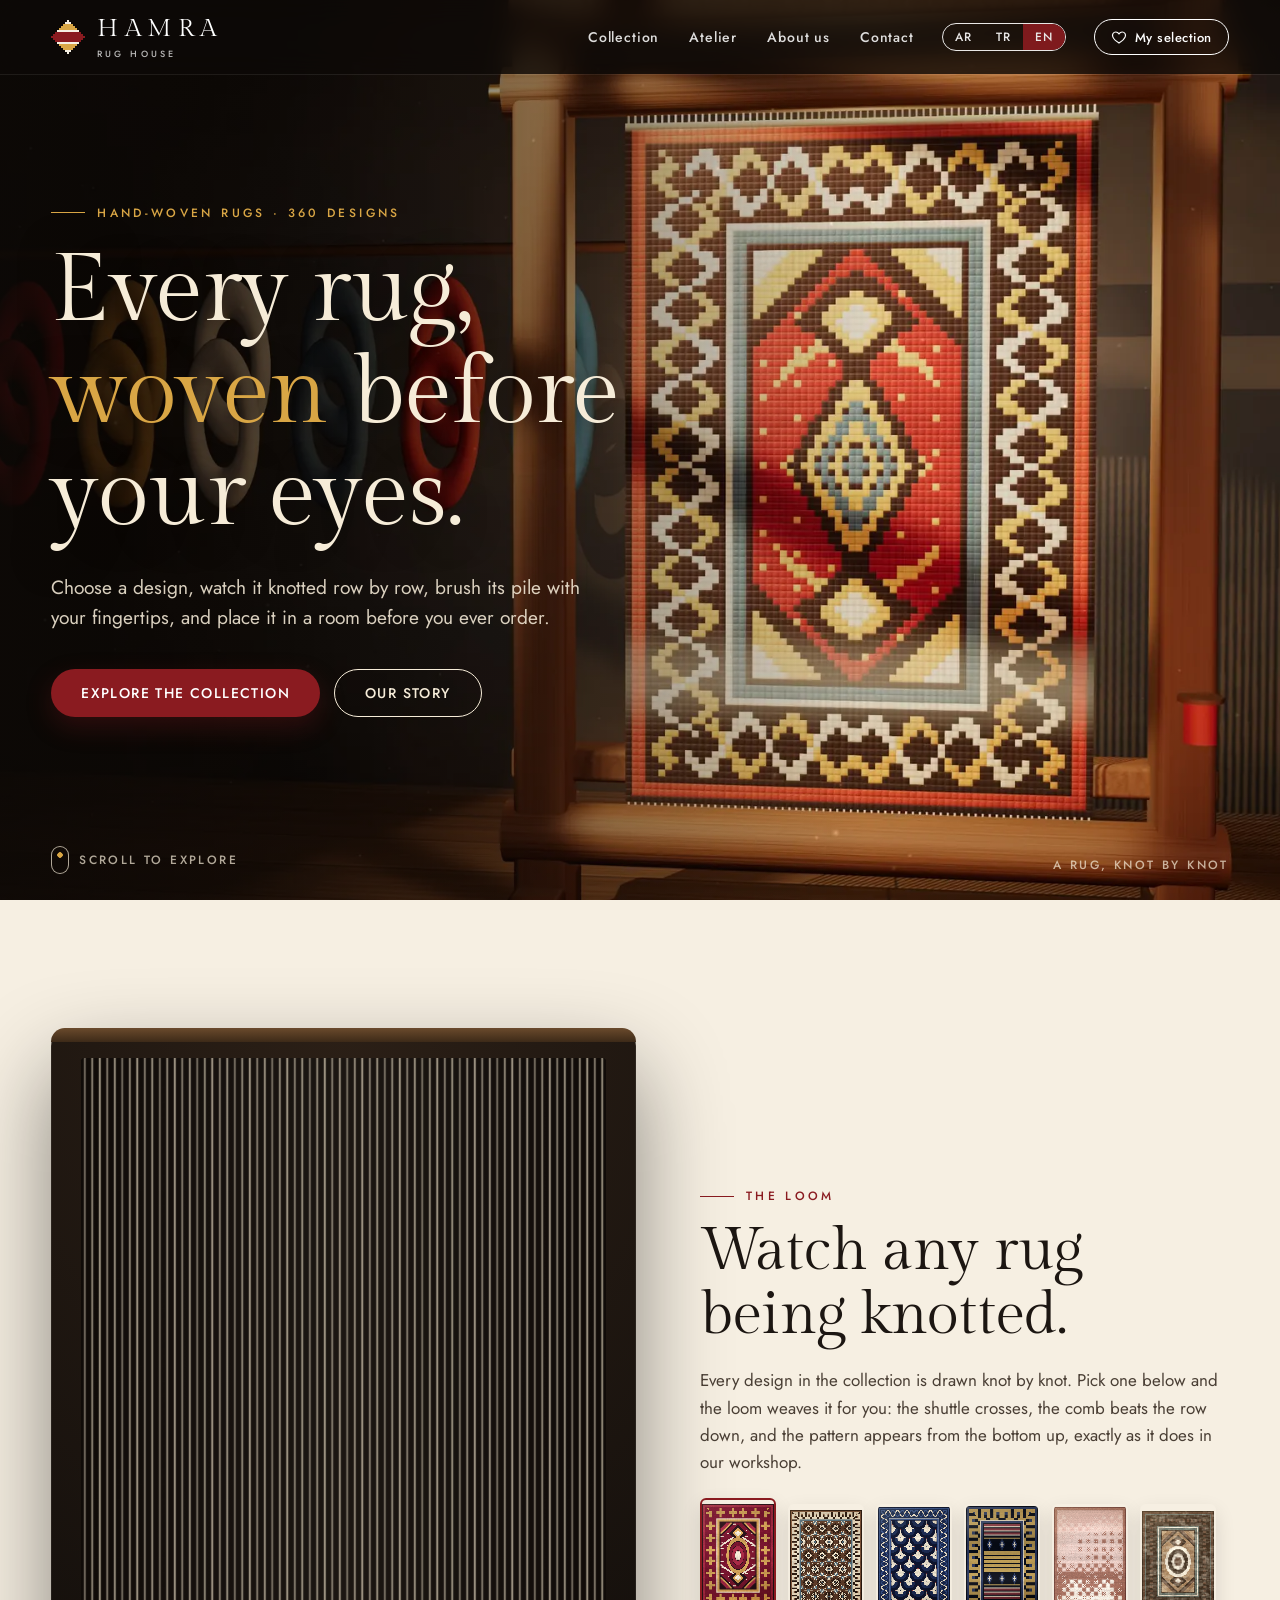
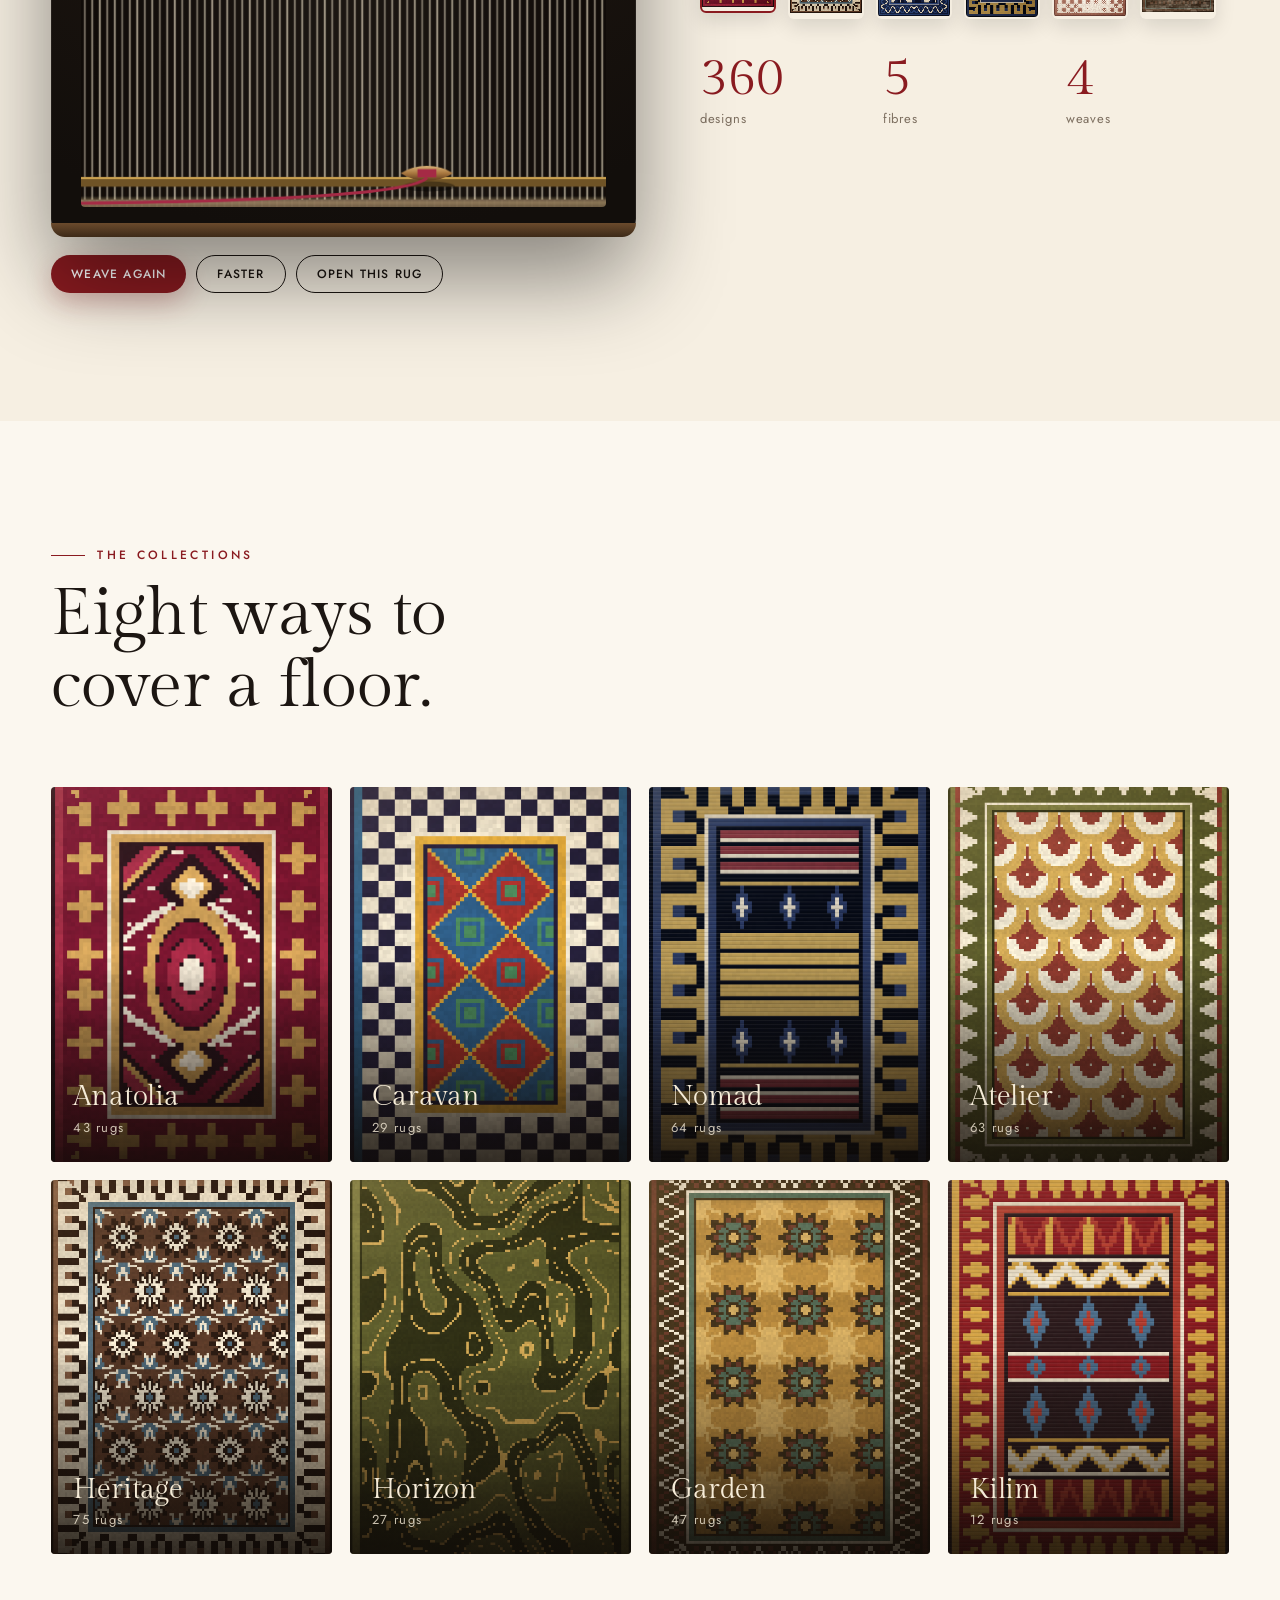
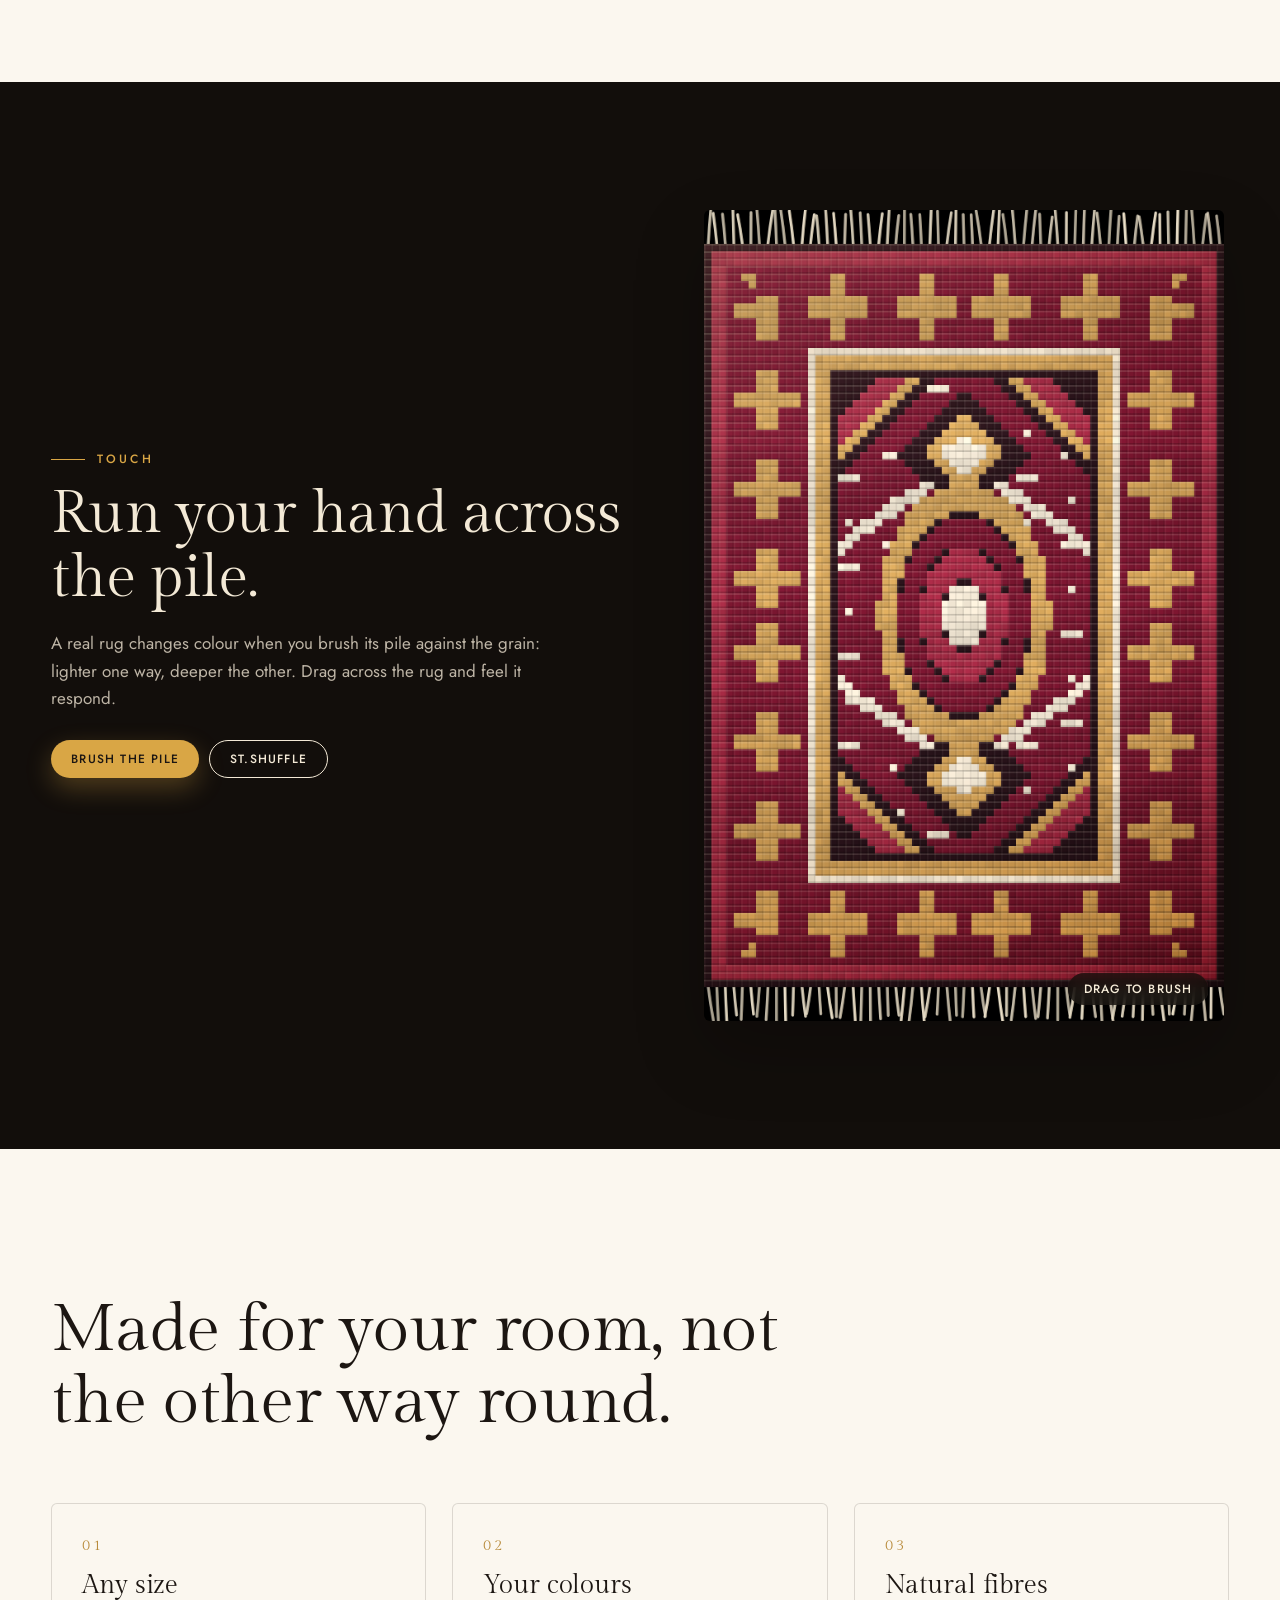
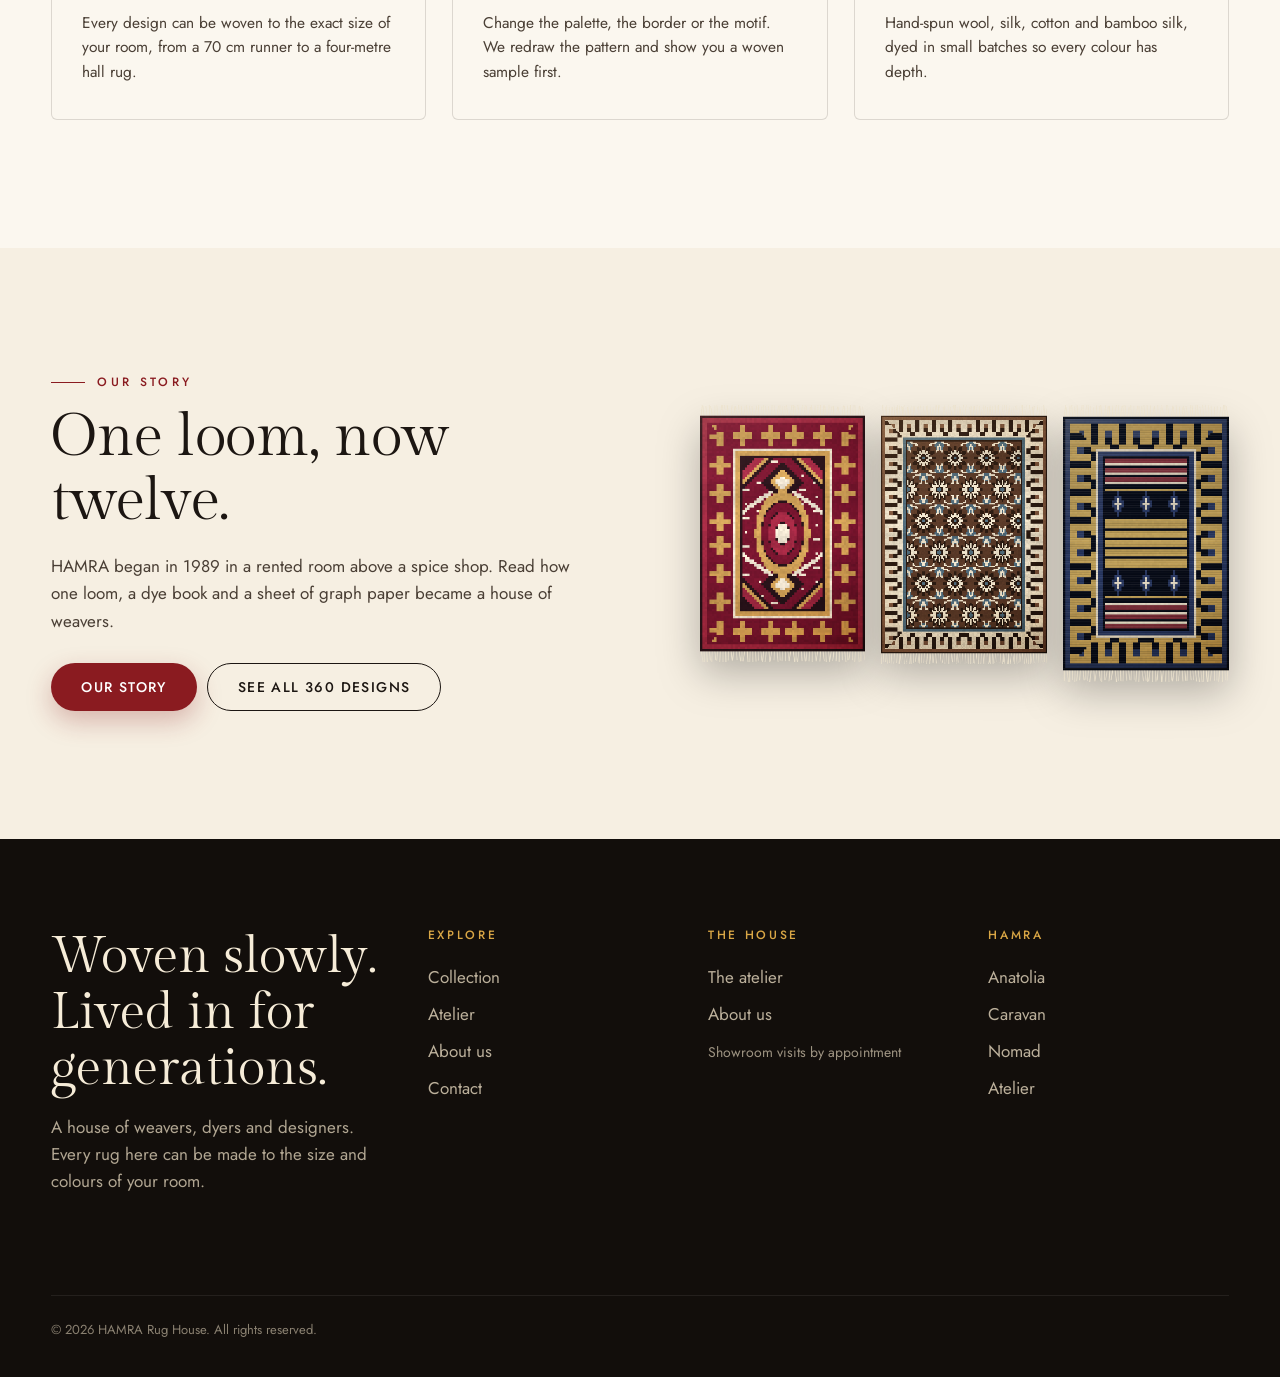
<file: index.html>
<!doctype html>
<html lang="en" dir="ltr" data-title="brand.sub">
<head>
<meta charset="utf-8"><meta name="viewport" content="width=device-width, initial-scale=1, viewport-fit=cover">
<title>HAMRA · Rug House</title>
<meta name="description" content="HAMRA is a rug house: 360 hand-woven designs in wool, silk and cotton, woven to your size and colours. Watch any rug being knotted, brush its pile, place it in a room.">
<meta name="robots" content="noindex,nofollow"><meta name="theme-color" content="#120e0b"><meta name="color-scheme" content="only light"><meta name="supported-color-schemes" content="light"><meta name="darkreader-lock">
<meta property="og:title" content="HAMRA · Rug House"><meta property="og:description" content="360 hand-woven rug designs. Watch any rug being knotted, brush its pile, see it in a room."><meta property="og:type" content="website"><meta property="og:image" content="https://housinasaad-creator.github.io/hamra-rugs/assets/og.jpg">
<link rel="icon" href="assets/favicon.png"><link rel="apple-touch-icon" href="assets/favicon.png">
<link rel="preconnect" href="https://fonts.googleapis.com"><link rel="preconnect" href="https://fonts.gstatic.com" crossorigin>
<link href="https://fonts.googleapis.com/css2?family=Gilda+Display&family=Jost:wght@300;400;500;600&family=Reem+Kufi:wght@400;500;600&family=Tajawal:wght@300;400;500;700&display=swap" rel="stylesheet">
<link rel="stylesheet" href="css/site.css">
<script type="importmap">{"imports":{"three":"./js/vendor/three.module.min.js"}}</script>
<link rel="preload" as="image" href="assets/hero/poster.webp" media="(min-width: 761px)"><link rel="preload" as="image" href="assets/hero/poster-m.webp" media="(max-width: 760px)">
</head>
<body>
<section class="hero" id="hero">
  <div class="hero-bg" id="heroBg"><video id="heroVideo" muted loop playsinline preload="none" aria-hidden="true"></video></div>
  <div class="hero-poster hero-bg" id="heroPoster"></div>
  <div class="wrap hero-in">
    <div class="k" data-i18n="hero.k"></div>
    <h1 data-i18n="hero.h1"></h1>
    <p class="lead" data-i18n="hero.lead"></p>
    <div class="acts"><a class="btn" id="cta1" href="collection.html" data-i18n="cta.explore"></a><a class="btn line" id="cta2" href="about.html" data-i18n="cta.story"></a></div>
  </div>
  <div class="hero-meta"><span class="hint" data-i18n="hero.hint"></span><span data-i18n="hero.loom"></span></div>
</section>

<section class="sec sand" id="weave">
  <div class="wrap weave-grid">
    <div class="loomwrap" data-rv>
      <div class="loomframe"><div id="loomHost"></div></div>
      <div class="loom-ui"><button type="button" class="btn sm" id="wPlay" data-i18n="w.play"></button><button type="button" class="btn line sm" id="wFast" data-i18n="w.fast"></button><a class="btn line sm" id="wOpen" href="collection.html" data-i18n="w.open"></a></div>
    </div>
    <div class="weave-copy" data-rv>
      <span class="k" data-i18n="w.k"></span><h2 data-i18n="w.h" style="font-size:clamp(34px,4.6vw,66px);margin-top:18px"></h2><p data-i18n="w.p" style="margin-top:20px;color:var(--ink2)"></p>
      <div class="picks" id="picks"></div>
      <div class="stats"><div><b>360</b><span data-i18n="w.s1"></span></div><div><b>5</b><span data-i18n="w.s2"></span></div><div><b>4</b><span data-i18n="w.s3"></span></div></div>
    </div>
  </div>
</section>

<section class="sec">
  <div class="wrap">
    <div class="sh" data-rv><span class="k" data-i18n="c.k"></span><h2 data-i18n="c.h"></h2></div>
    <div class="cols" id="cols"></div>
  </div>
</section>

<section class="sec dark" id="touch">
  <div class="wrap weave-grid">
    <div data-rv><span class="k" data-i18n="b.k"></span><h2 data-i18n="b.h" style="font-size:clamp(34px,4.6vw,66px);margin-top:18px"></h2><p data-i18n="b.p" style="margin-top:20px;color:rgba(243,233,214,.76);max-width:50ch"></p><div class="loom-ui" style="margin-top:28px"><button type="button" class="btn gold sm" id="tBrush"></button><button type="button" class="btn line sm" id="tNext"></button></div></div>
    <div data-rv><div class="brush-wrap" id="tWrap" style="max-width:520px;margin-inline:auto"><canvas id="tRug"></canvas><div class="brush-tip" id="tTip" data-i18n="b.tip"></div></div></div>
  </div>
</section>

<section class="sec">
  <div class="wrap">
    <div class="sh" data-rv><h2 data-i18n="f.h"></h2></div>
    <div class="feat" data-rv><div><i>01</i><h3 data-i18n="f1.h"></h3><p data-i18n="f1.p"></p></div><div><i>02</i><h3 data-i18n="f2.h"></h3><p data-i18n="f2.p"></p></div><div><i>03</i><h3 data-i18n="f3.h"></h3><p data-i18n="f3.p"></p></div></div>
  </div>
</section>

<section class="sec sand">
  <div class="wrap weave-grid">
    <div data-rv><span class="k" data-i18n="s.k"></span><h2 data-i18n="s.h" style="font-size:clamp(34px,4.6vw,66px);margin-top:18px"></h2><p data-i18n="s.p" style="margin-top:20px;color:var(--ink2);max-width:52ch"></p><div class="loom-ui" style="margin-top:28px"><a class="btn" href="about.html" data-i18n="cta.story"></a><a class="btn line" href="collection.html" data-i18n="cta.all"></a></div></div>
    <div data-rv><div id="mini" style="display:grid;grid-template-columns:repeat(3,1fr);gap:16px"></div></div>
  </div>
</section>

<script type="module" src="js/home.js"></script>
</body>
</html>
</file>
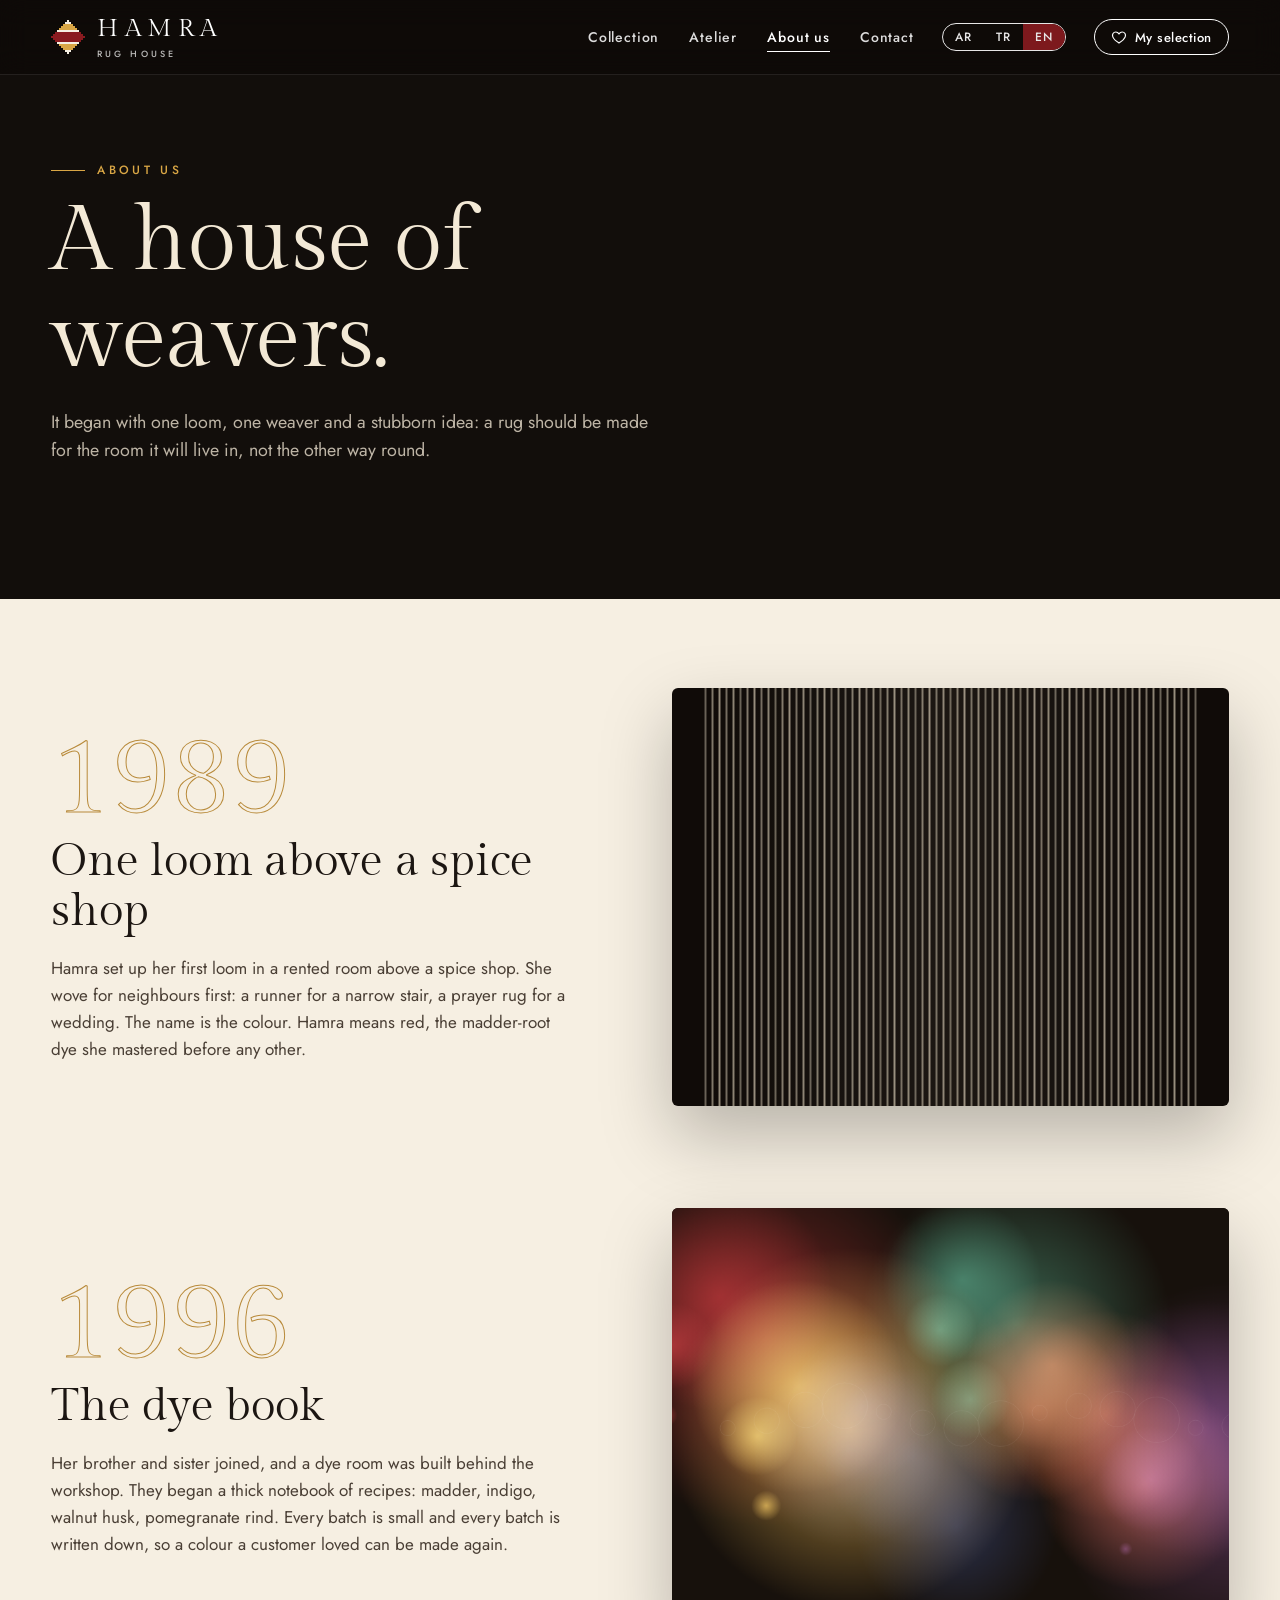
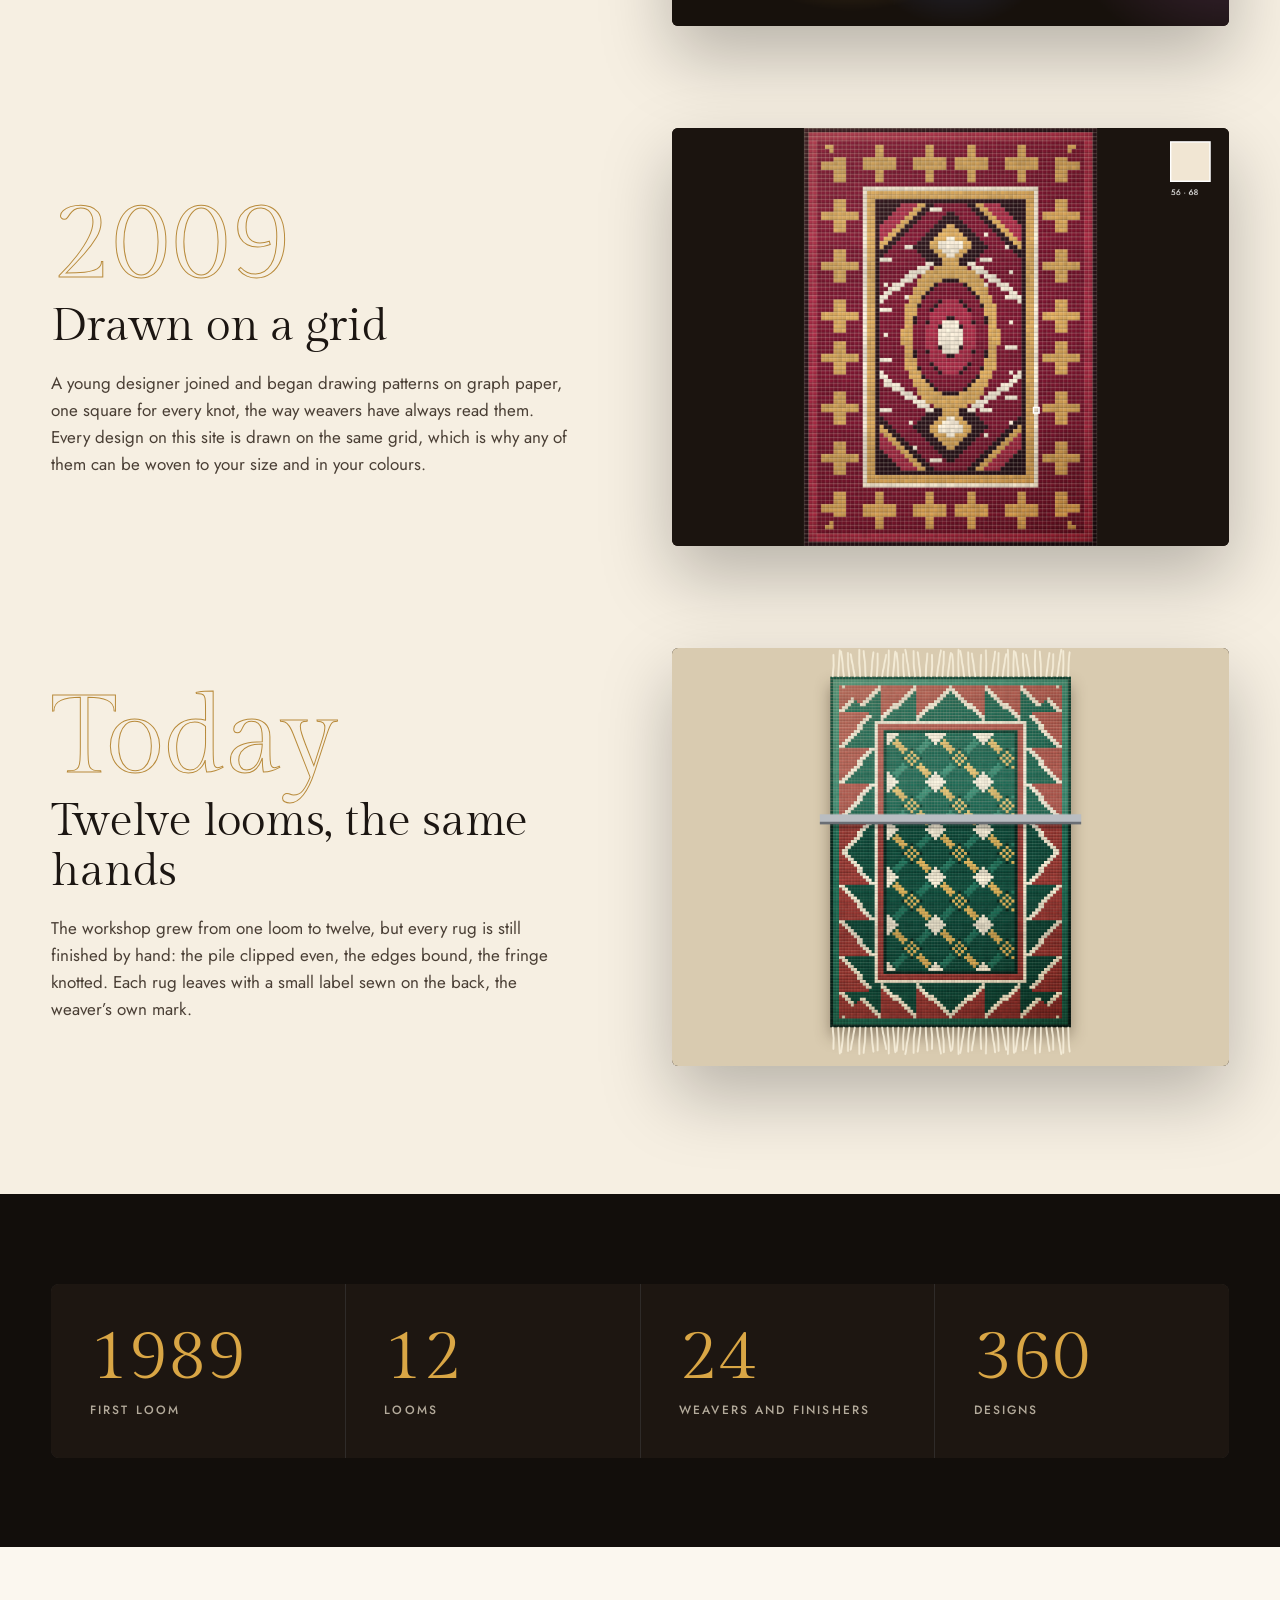
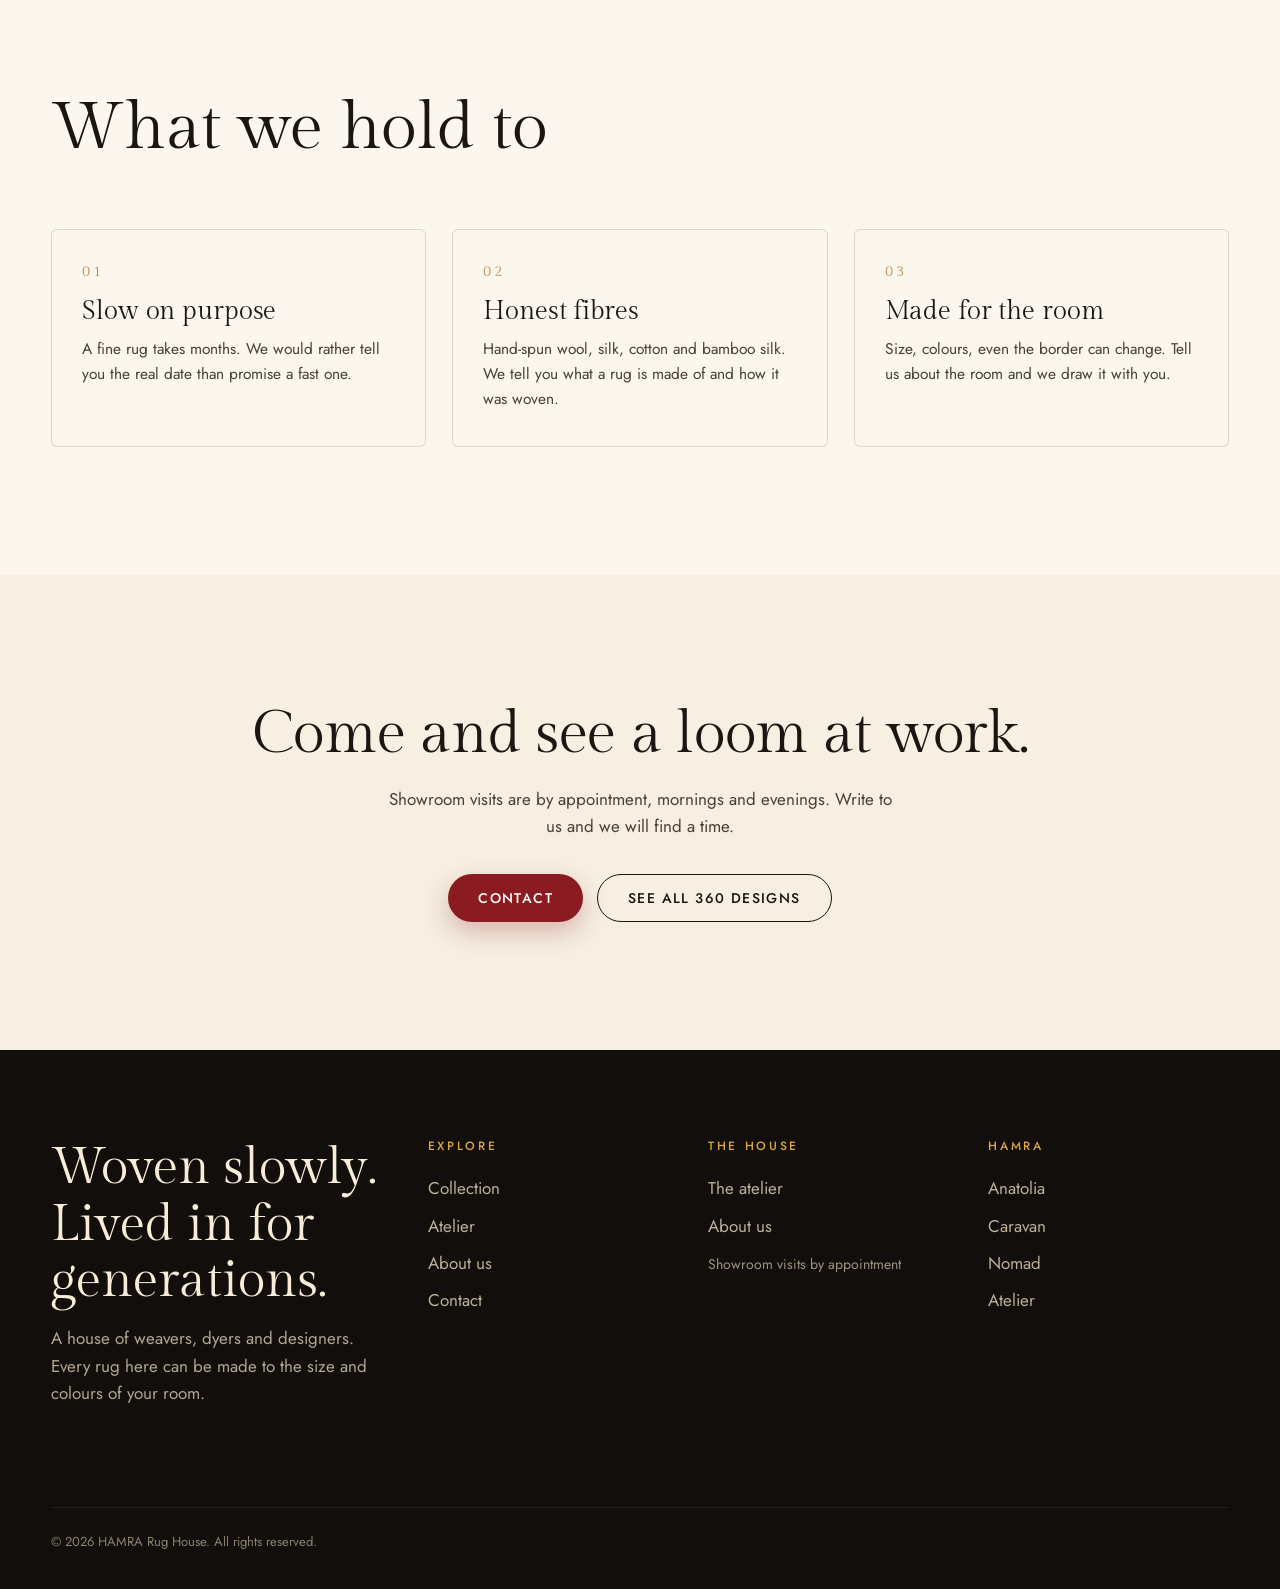
<file: about.html>
<!doctype html>
<html lang="en" dir="ltr" data-title="nav.about">
<head>
<meta charset="utf-8"><meta name="viewport" content="width=device-width, initial-scale=1, viewport-fit=cover">
<title>HAMRA · Rug House</title>
<meta name="description" content="HAMRA is a rug house: 360 hand-woven designs in wool, silk and cotton, woven to your size and colours. Watch any rug being knotted, brush its pile, place it in a room.">
<meta name="robots" content="noindex,nofollow"><meta name="theme-color" content="#120e0b"><meta name="color-scheme" content="only light"><meta name="supported-color-schemes" content="light"><meta name="darkreader-lock">
<meta property="og:title" content="HAMRA · Rug House"><meta property="og:description" content="360 hand-woven rug designs. Watch any rug being knotted, brush its pile, see it in a room."><meta property="og:type" content="website"><meta property="og:image" content="https://housinasaad-creator.github.io/hamra-rugs/assets/og.jpg">
<link rel="icon" href="assets/favicon.png"><link rel="apple-touch-icon" href="assets/favicon.png">
<link rel="preconnect" href="https://fonts.googleapis.com"><link rel="preconnect" href="https://fonts.gstatic.com" crossorigin>
<link href="https://fonts.googleapis.com/css2?family=Gilda+Display&family=Jost:wght@300;400;500;600&family=Reem+Kufi:wght@400;500;600&family=Tajawal:wght@300;400;500;700&display=swap" rel="stylesheet">
<link rel="stylesheet" href="css/site.css">

</head>
<body class="about">
<section class="sec dark" style="padding-top:calc(var(--hdr) + 90px);padding-bottom:70px"><div class="wrap"><div class="sh"><span class="k" data-i18n="ab.k"></span><h1 data-i18n="ab.h" style="font-size:clamp(46px,7vw,110px);margin-top:18px"></h1><p data-i18n="ab.lead" style="max-width:56ch"></p></div></div></section>
<section class="sec sand" style="padding-top:clamp(50px,7vw,100px)"><div class="wrap"><div class="steps"><article class="stp" data-rv><div class="txt"><div class="no" data-i18n="ab.c1.y"></div><h3 data-i18n="ab.c1.h"></h3><p data-i18n="ab.c1.p"></p></div><div class="vis" id="v1"></div></article><article class="stp" data-rv><div class="txt"><div class="no" data-i18n="ab.c2.y"></div><h3 data-i18n="ab.c2.h"></h3><p data-i18n="ab.c2.p"></p></div><div class="vis" id="v2"></div></article><article class="stp" data-rv><div class="txt"><div class="no" data-i18n="ab.c3.y"></div><h3 data-i18n="ab.c3.h"></h3><p data-i18n="ab.c3.p"></p></div><div class="vis" id="v3"></div></article><article class="stp" data-rv><div class="txt"><div class="no" data-i18n="ab.c4.y"></div><h3 data-i18n="ab.c4.h"></h3><p data-i18n="ab.c4.p"></p></div><div class="vis" id="v4"></div></article></div></div></section>
<section class="sec dark" style="padding:clamp(50px,7vw,90px) 0"><div class="wrap"><div class="nums" data-rv><div><b>1989</b><span data-i18n="ab.n1"></span></div><div><b>12</b><span data-i18n="ab.n2"></span></div><div><b>24</b><span data-i18n="ab.n3"></span></div><div><b>360</b><span data-i18n="ab.n4"></span></div></div></div></section>
<section class="sec"><div class="wrap"><div class="sh" data-rv><h2 data-i18n="ab.v.h"></h2></div><div class="feat" data-rv><div><i>01</i><h3 data-i18n="ab.v1.h"></h3><p data-i18n="ab.v1.p"></p></div><div><i>02</i><h3 data-i18n="ab.v2.h"></h3><p data-i18n="ab.v2.p"></p></div><div><i>03</i><h3 data-i18n="ab.v3.h"></h3><p data-i18n="ab.v3.p"></p></div></div></div></section>
<section class="sec sand" style="text-align:center"><div class="wrap" data-rv><h2 data-i18n="ab.cta.h" style="font-size:clamp(34px,4.6vw,66px);text-wrap:balance"></h2><p data-i18n="ab.cta.p" style="margin:20px auto 0;color:var(--ink2);max-width:52ch"></p><div style="display:flex;gap:14px;justify-content:center;flex-wrap:wrap;margin-top:34px"><a class="btn" href="contact.html" data-i18n="nav.contact"></a><a class="btn line" href="collection.html" data-i18n="cta.all"></a></div></div></section>
<script type="module" src="js/about.js"></script>
</body>
</html>
</file>
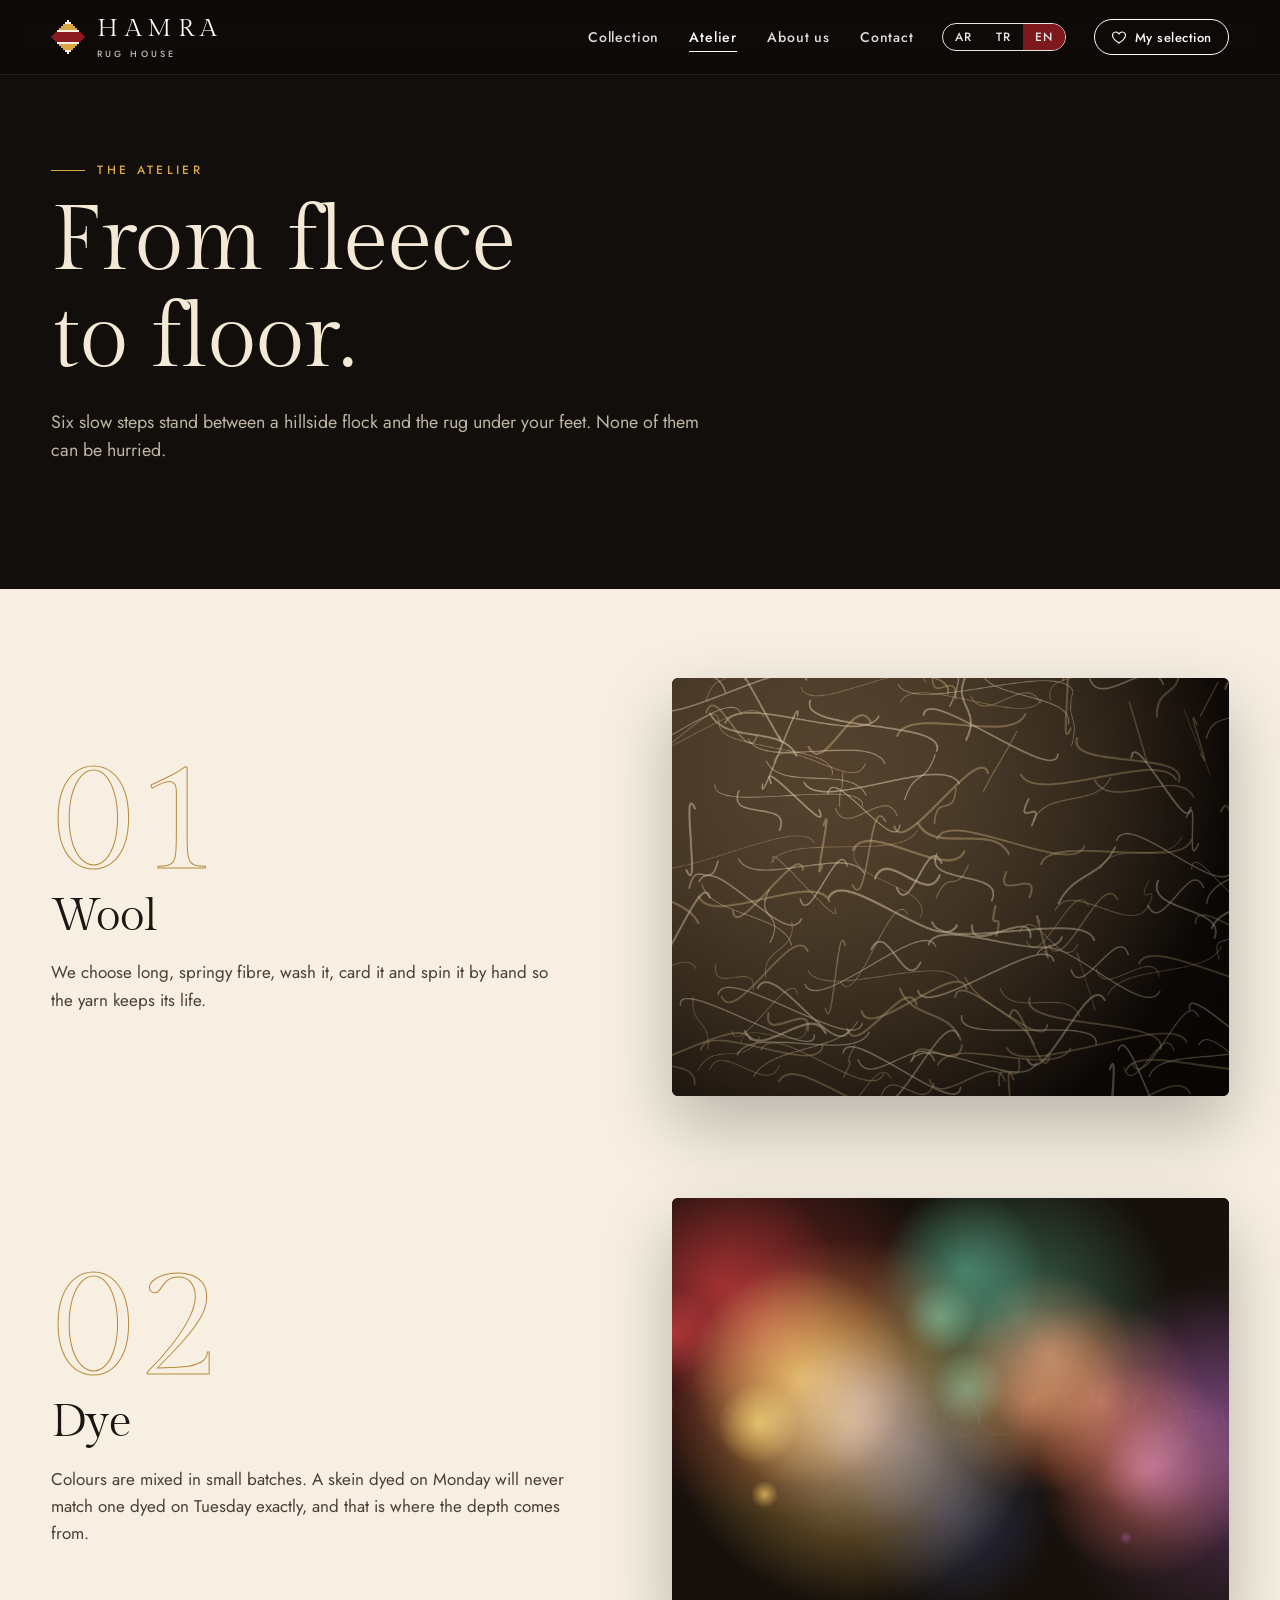
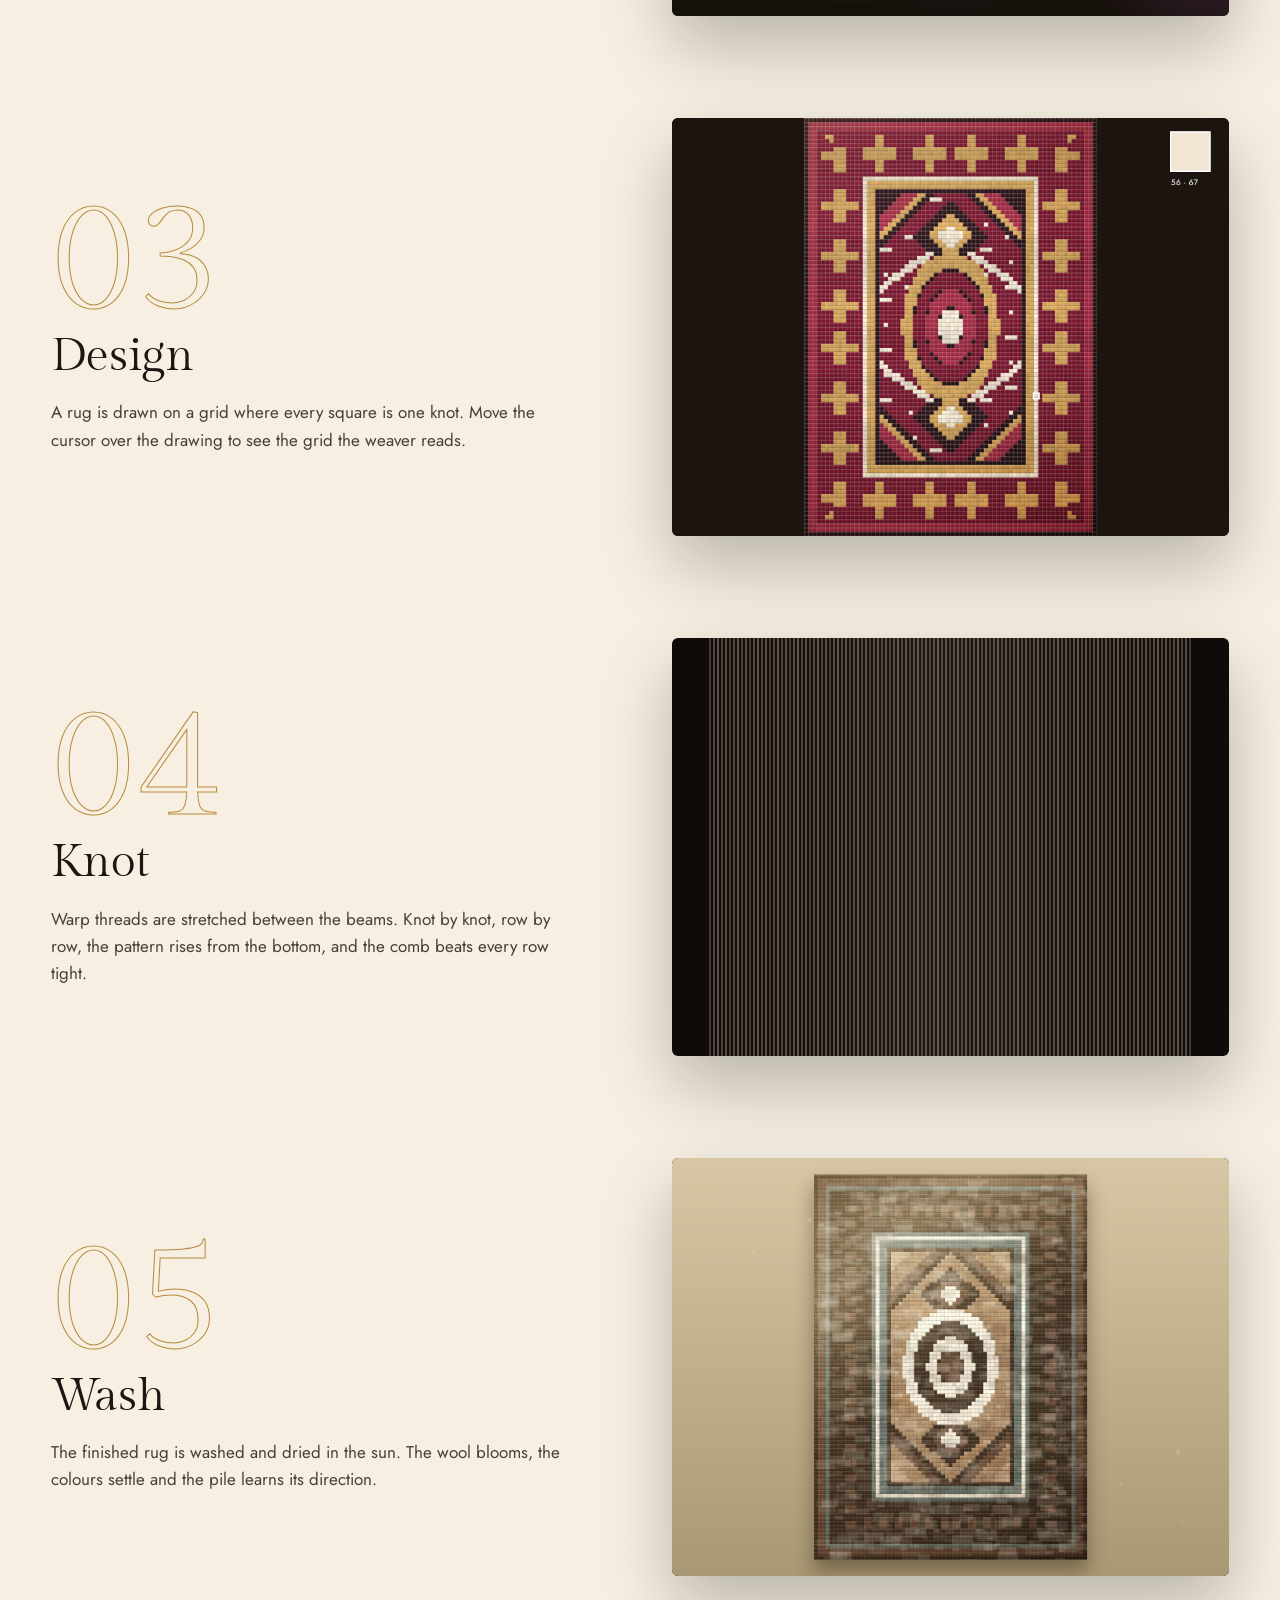
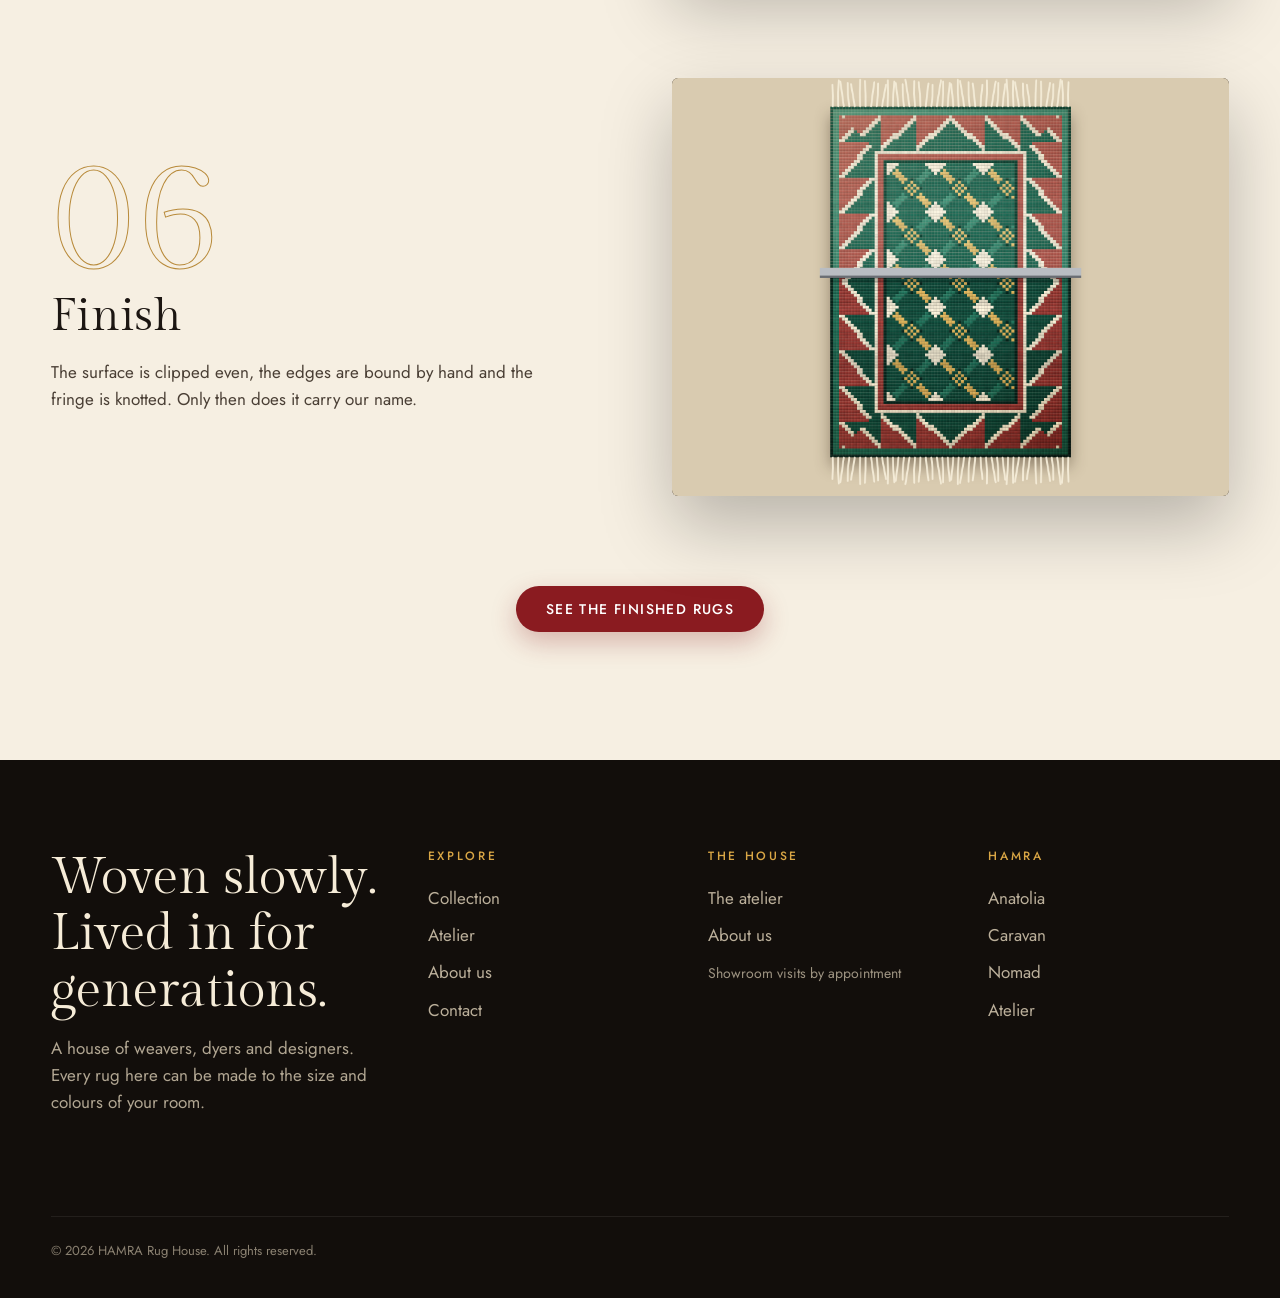
<file: atelier.html>
<!doctype html>
<html lang="en" dir="ltr" data-title="nav.atelier">
<head>
<meta charset="utf-8"><meta name="viewport" content="width=device-width, initial-scale=1, viewport-fit=cover">
<title>HAMRA · Rug House</title>
<meta name="description" content="HAMRA is a rug house: 360 hand-woven designs in wool, silk and cotton, woven to your size and colours. Watch any rug being knotted, brush its pile, place it in a room.">
<meta name="robots" content="noindex,nofollow"><meta name="theme-color" content="#120e0b"><meta name="color-scheme" content="only light"><meta name="supported-color-schemes" content="light"><meta name="darkreader-lock">
<meta property="og:title" content="HAMRA · Rug House"><meta property="og:description" content="360 hand-woven rug designs. Watch any rug being knotted, brush its pile, see it in a room."><meta property="og:type" content="website"><meta property="og:image" content="https://housinasaad-creator.github.io/hamra-rugs/assets/og.jpg">
<link rel="icon" href="assets/favicon.png"><link rel="apple-touch-icon" href="assets/favicon.png">
<link rel="preconnect" href="https://fonts.googleapis.com"><link rel="preconnect" href="https://fonts.gstatic.com" crossorigin>
<link href="https://fonts.googleapis.com/css2?family=Gilda+Display&family=Jost:wght@300;400;500;600&family=Reem+Kufi:wght@400;500;600&family=Tajawal:wght@300;400;500;700&display=swap" rel="stylesheet">
<link rel="stylesheet" href="css/site.css">

</head>
<body>
<section class="sec dark" style="padding-top:calc(var(--hdr) + 90px);padding-bottom:60px"><div class="wrap"><div class="sh"><span class="k" data-i18n="a.k"></span><h2 data-i18n="a.h" style="font-size:clamp(46px,7vw,110px)"></h2><p data-i18n="a.p"></p></div></div></section>
<section class="sec sand" style="padding-top:clamp(50px,7vw,100px)"><div class="wrap"><div class="steps"><article class="stp" data-rv><div class="txt"><div class="no">01</div><h3 data-i18n="a1.h"></h3><p data-i18n="a1.p"></p></div><div class="vis" id="v1"></div></article><article class="stp" data-rv><div class="txt"><div class="no">02</div><h3 data-i18n="a2.h"></h3><p data-i18n="a2.p"></p></div><div class="vis" id="v2"></div></article><article class="stp" data-rv><div class="txt"><div class="no">03</div><h3 data-i18n="a3.h"></h3><p data-i18n="a3.p"></p></div><div class="vis" id="v3"></div></article><article class="stp" data-rv><div class="txt"><div class="no">04</div><h3 data-i18n="a4.h"></h3><p data-i18n="a4.p"></p></div><div class="vis" id="v4"></div></article><article class="stp" data-rv><div class="txt"><div class="no">05</div><h3 data-i18n="a5.h"></h3><p data-i18n="a5.p"></p></div><div class="vis" id="v5"></div></article><article class="stp" data-rv><div class="txt"><div class="no">06</div><h3 data-i18n="a6.h"></h3><p data-i18n="a6.p"></p></div><div class="vis" id="v6"></div></article></div>
<div style="display:flex;justify-content:center;margin-top:90px"><a class="btn" href="collection.html" data-i18n="a.cta"></a></div></div></section>
<script type="module" src="js/atelier.js"></script>
</body>
</html>
</file>
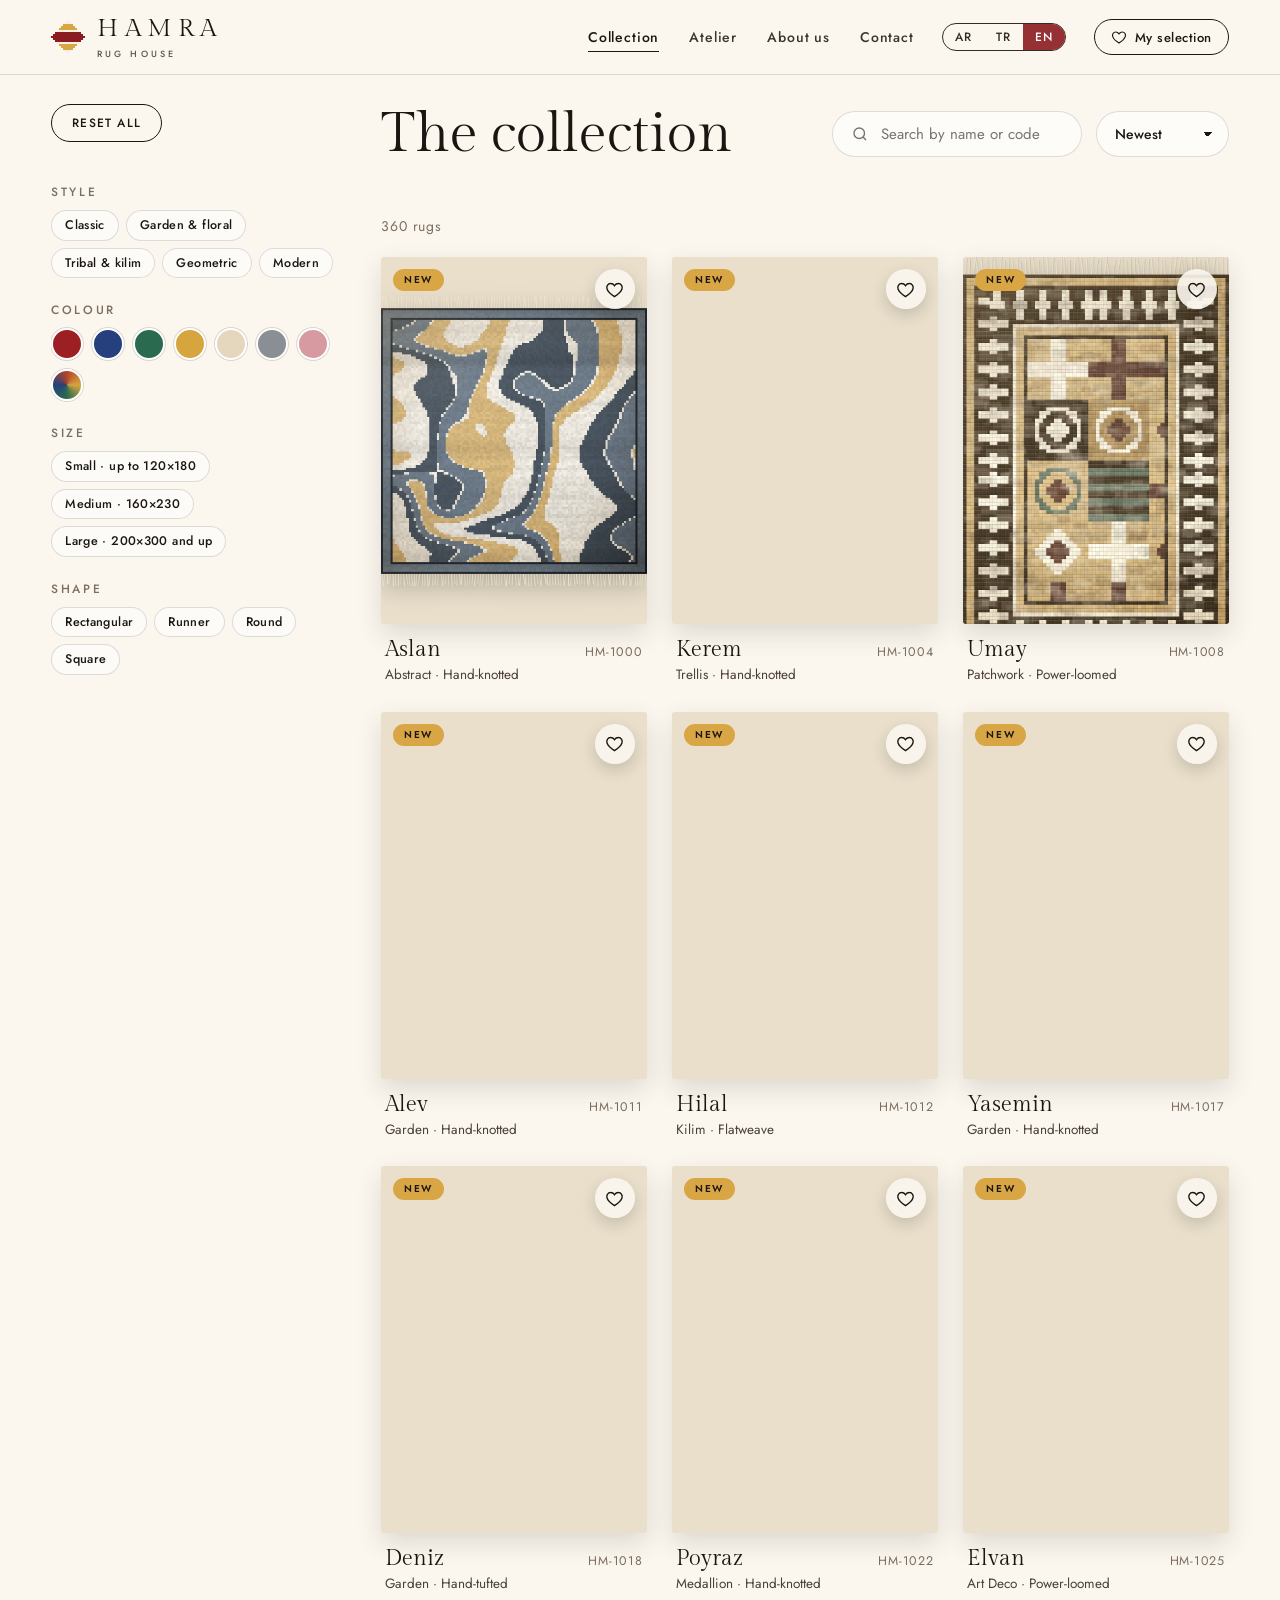
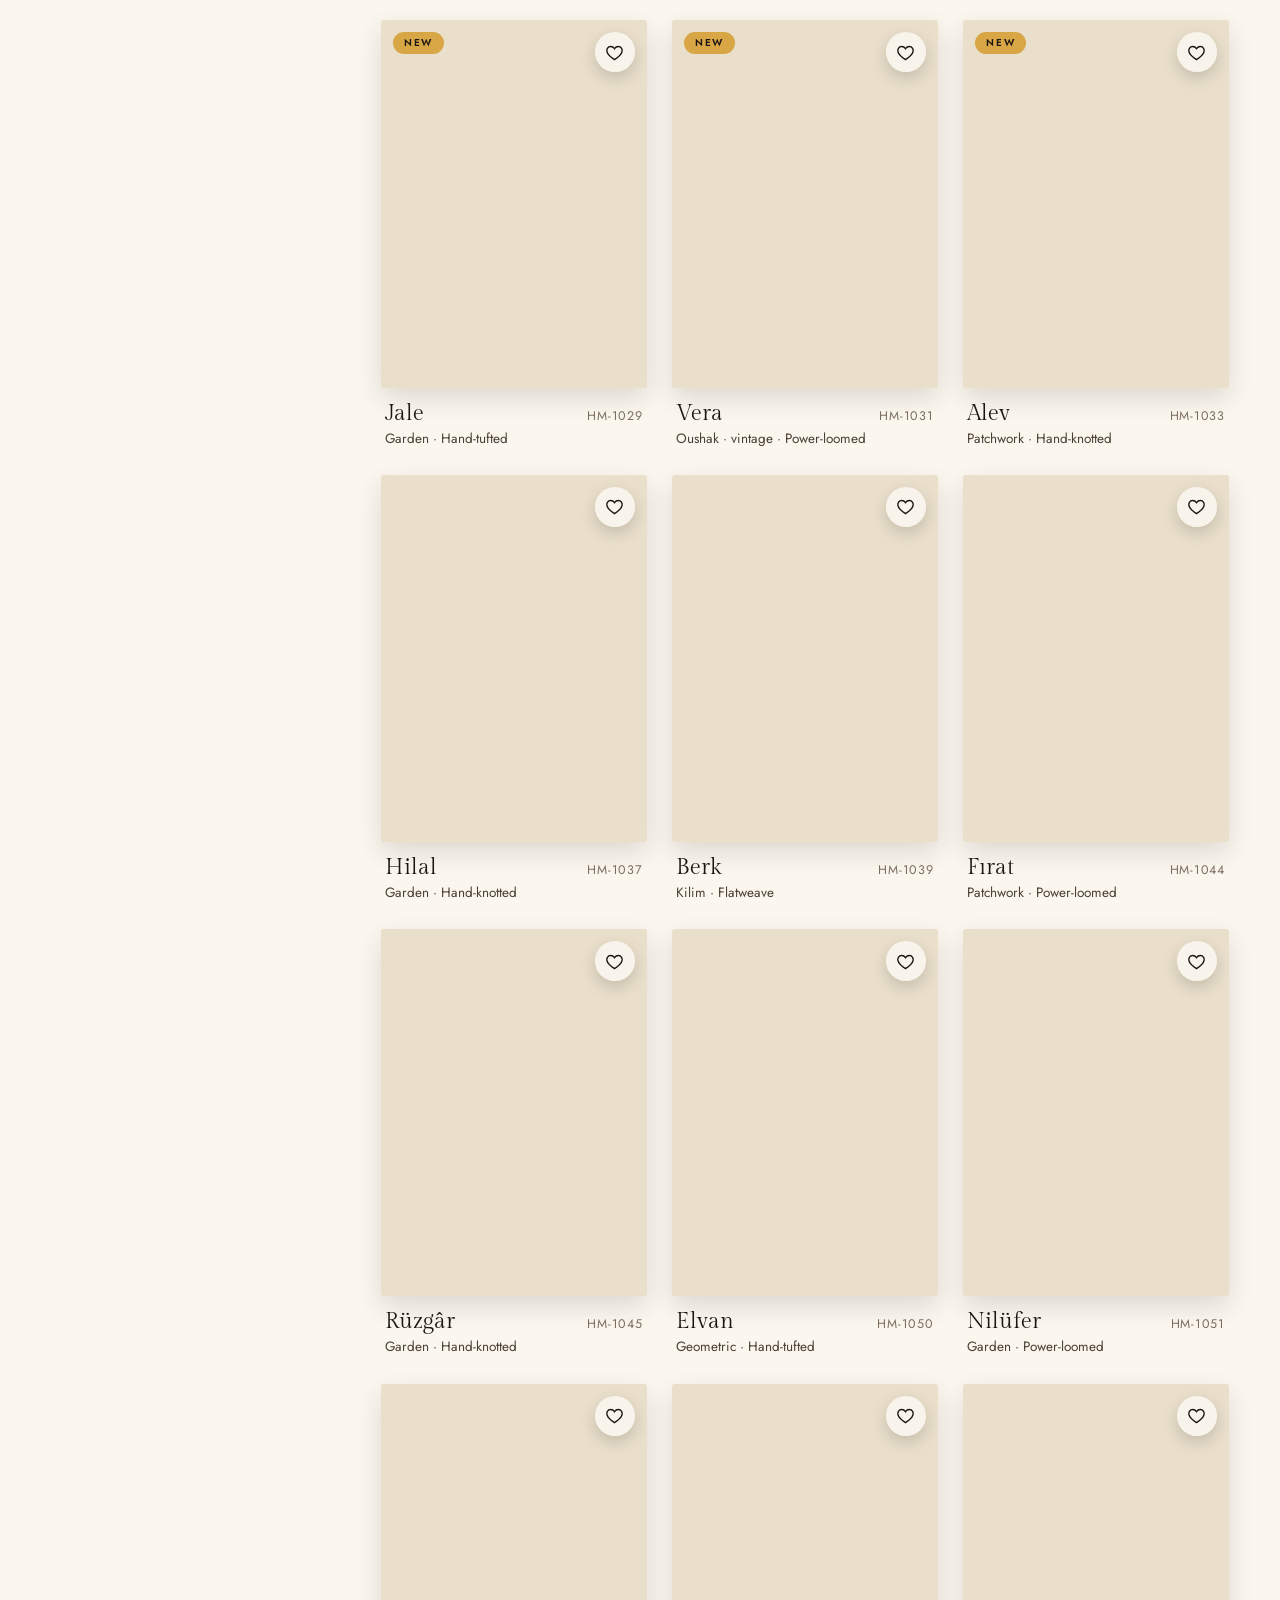
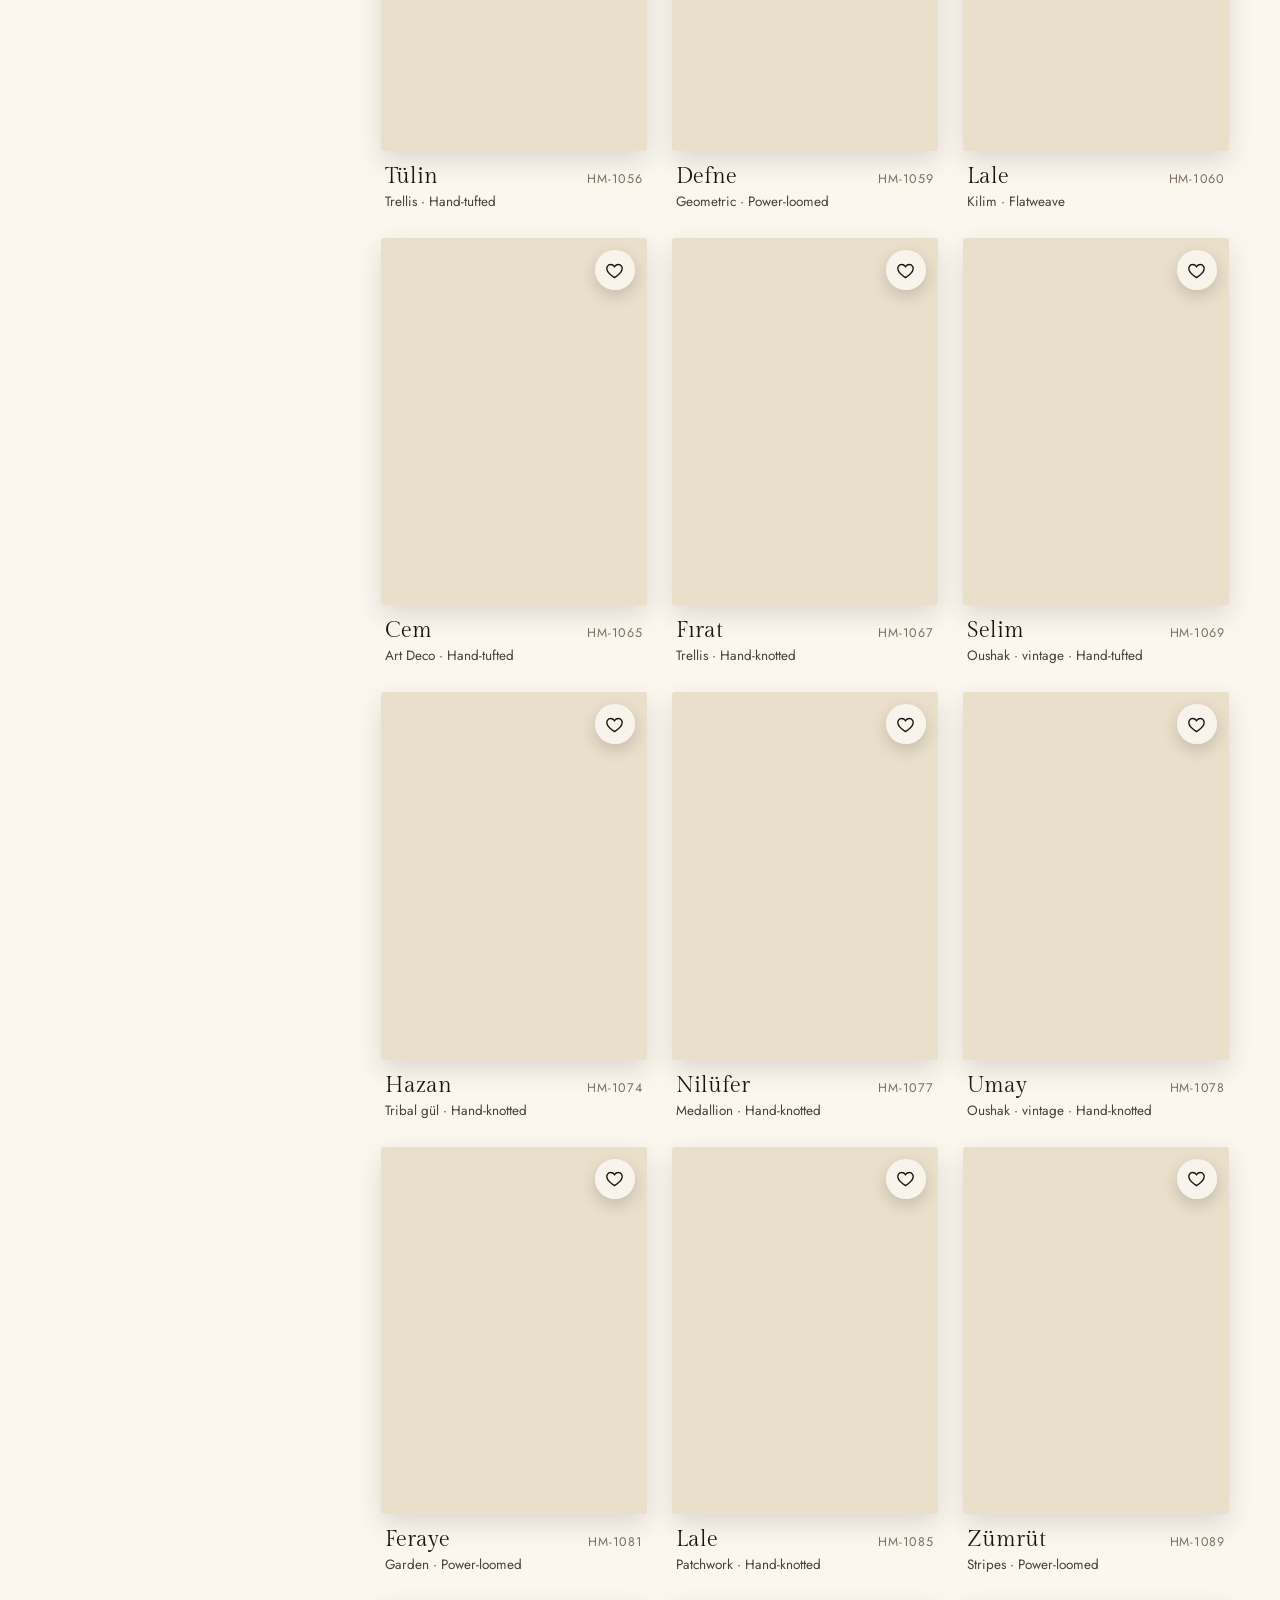
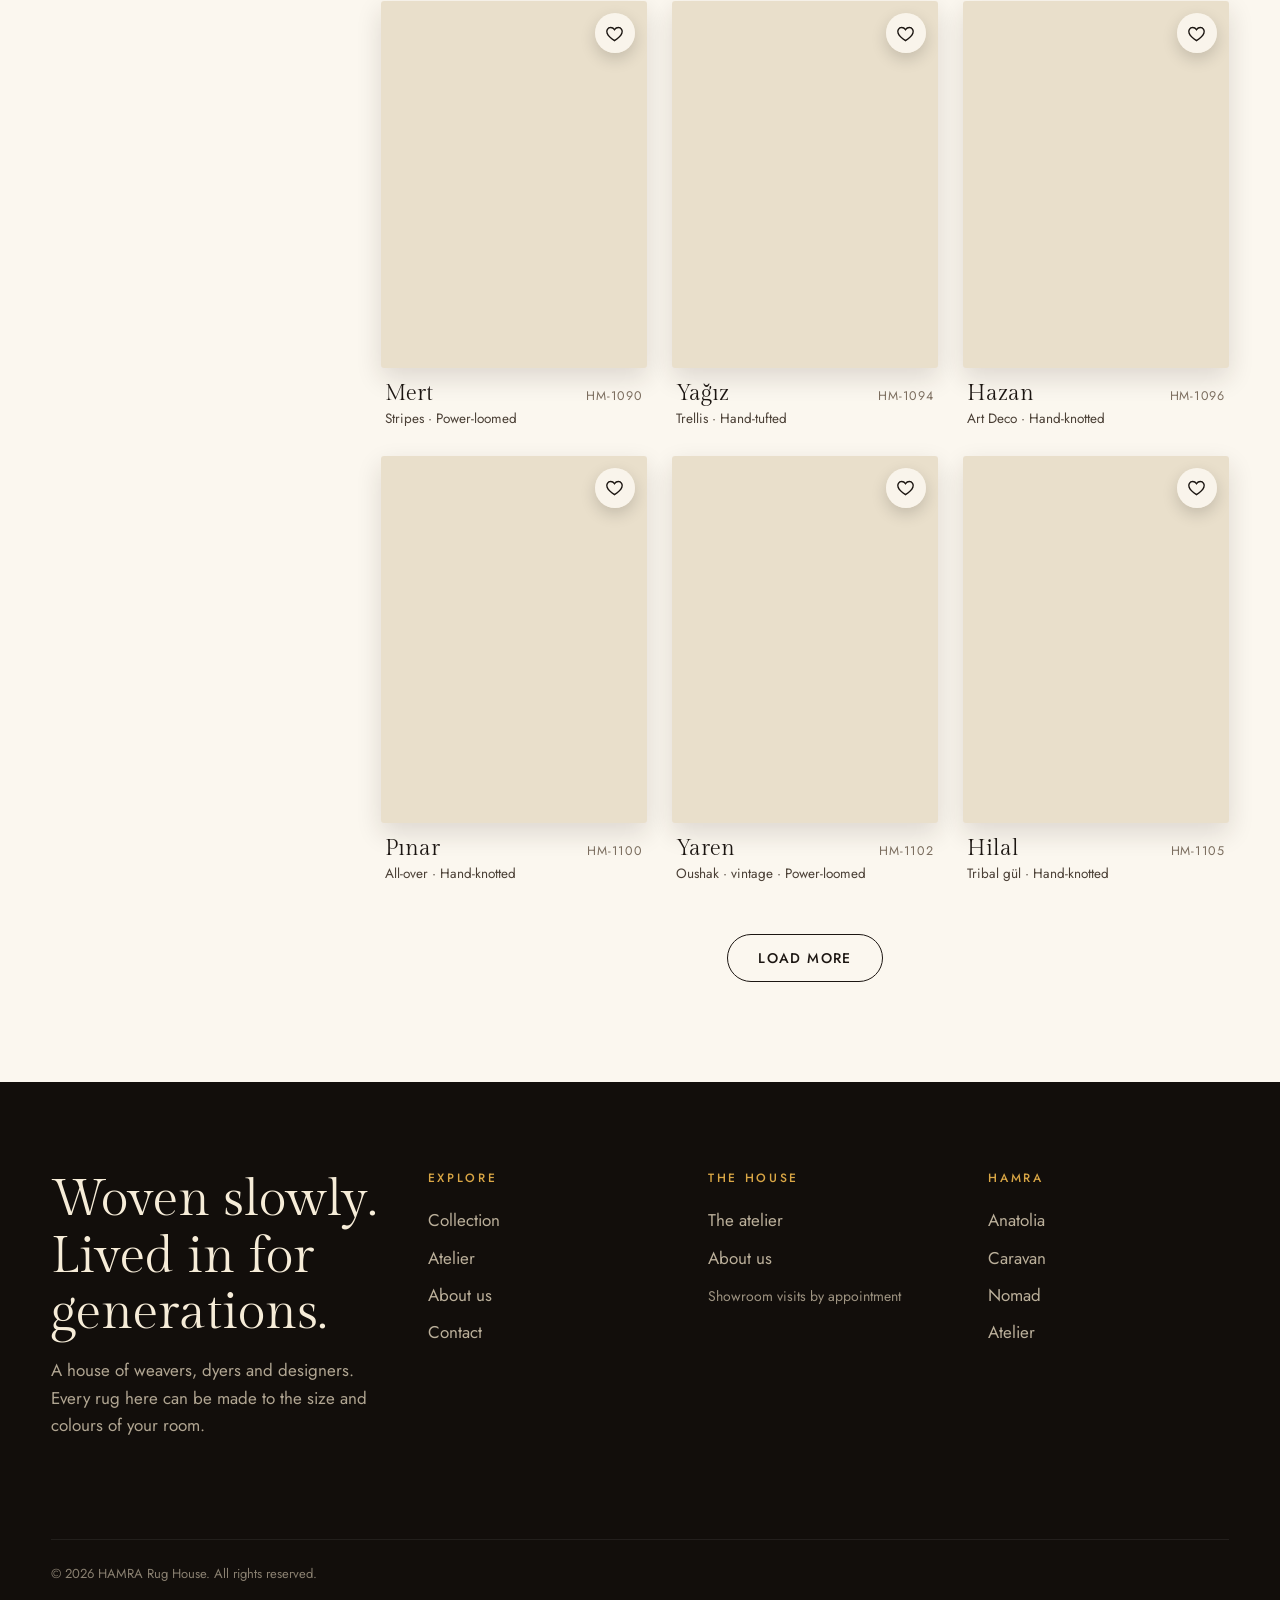
<file: collection.html>
<!doctype html>
<html lang="en" dir="ltr" data-title="nav.collection">
<head>
<meta charset="utf-8"><meta name="viewport" content="width=device-width, initial-scale=1, viewport-fit=cover">
<title>HAMRA · Rug House</title>
<meta name="description" content="HAMRA is a rug house: 360 hand-woven designs in wool, silk and cotton, woven to your size and colours. Watch any rug being knotted, brush its pile, place it in a room.">
<meta name="robots" content="noindex,nofollow"><meta name="theme-color" content="#120e0b"><meta name="color-scheme" content="only light"><meta name="supported-color-schemes" content="light"><meta name="darkreader-lock">
<meta property="og:title" content="HAMRA · Rug House"><meta property="og:description" content="360 hand-woven rug designs. Watch any rug being knotted, brush its pile, see it in a room."><meta property="og:type" content="website"><meta property="og:image" content="https://housinasaad-creator.github.io/hamra-rugs/assets/og.jpg">
<link rel="icon" href="assets/favicon.png"><link rel="apple-touch-icon" href="assets/favicon.png">
<link rel="preconnect" href="https://fonts.googleapis.com"><link rel="preconnect" href="https://fonts.gstatic.com" crossorigin>
<link href="https://fonts.googleapis.com/css2?family=Gilda+Display&family=Jost:wght@300;400;500;600&family=Reem+Kufi:wght@400;500;600&family=Tajawal:wght@300;400;500;700&display=swap" rel="stylesheet">
<link rel="stylesheet" href="css/site.css">

</head>
<body class="light">
<main class="wrap shop">
  <aside class="side" id="side" aria-label="Filters"></aside>
  <button type="button" class="btn fclose" id="fclose" data-i18n="shop.show"></button>
  <section>
    <div class="shop-top">
      <h1 data-i18n="shop.h"></h1>
      <button type="button" class="btn line sm fbtn" id="fopen"><span data-i18n="shop.filters"></span></button>
      <label class="search"><svg viewBox="0 0 24 24" fill="none" stroke="currentColor" stroke-width="1.8"><circle cx="11" cy="11" r="7"/><path d="m20 20-4-4"/></svg><input id="q" type="search" data-ph="shop.search" autocomplete="off"></label>
      <select class="sel" id="sort" aria-label="Sort"></select>
    </div>
    <div class="active" id="active"></div>
    <div class="count" id="count"></div>
    <div class="grid" id="grid"></div>
    <div class="more"><button type="button" class="btn line" id="more" data-i18n="shop.more"></button></div>
  </section>
</main>
<div class="qv" id="qv" role="dialog" aria-modal="true"><div class="box" id="qvbox"></div></div>
<script type="module" src="js/collection.js"></script>
</body>
</html>
</file>
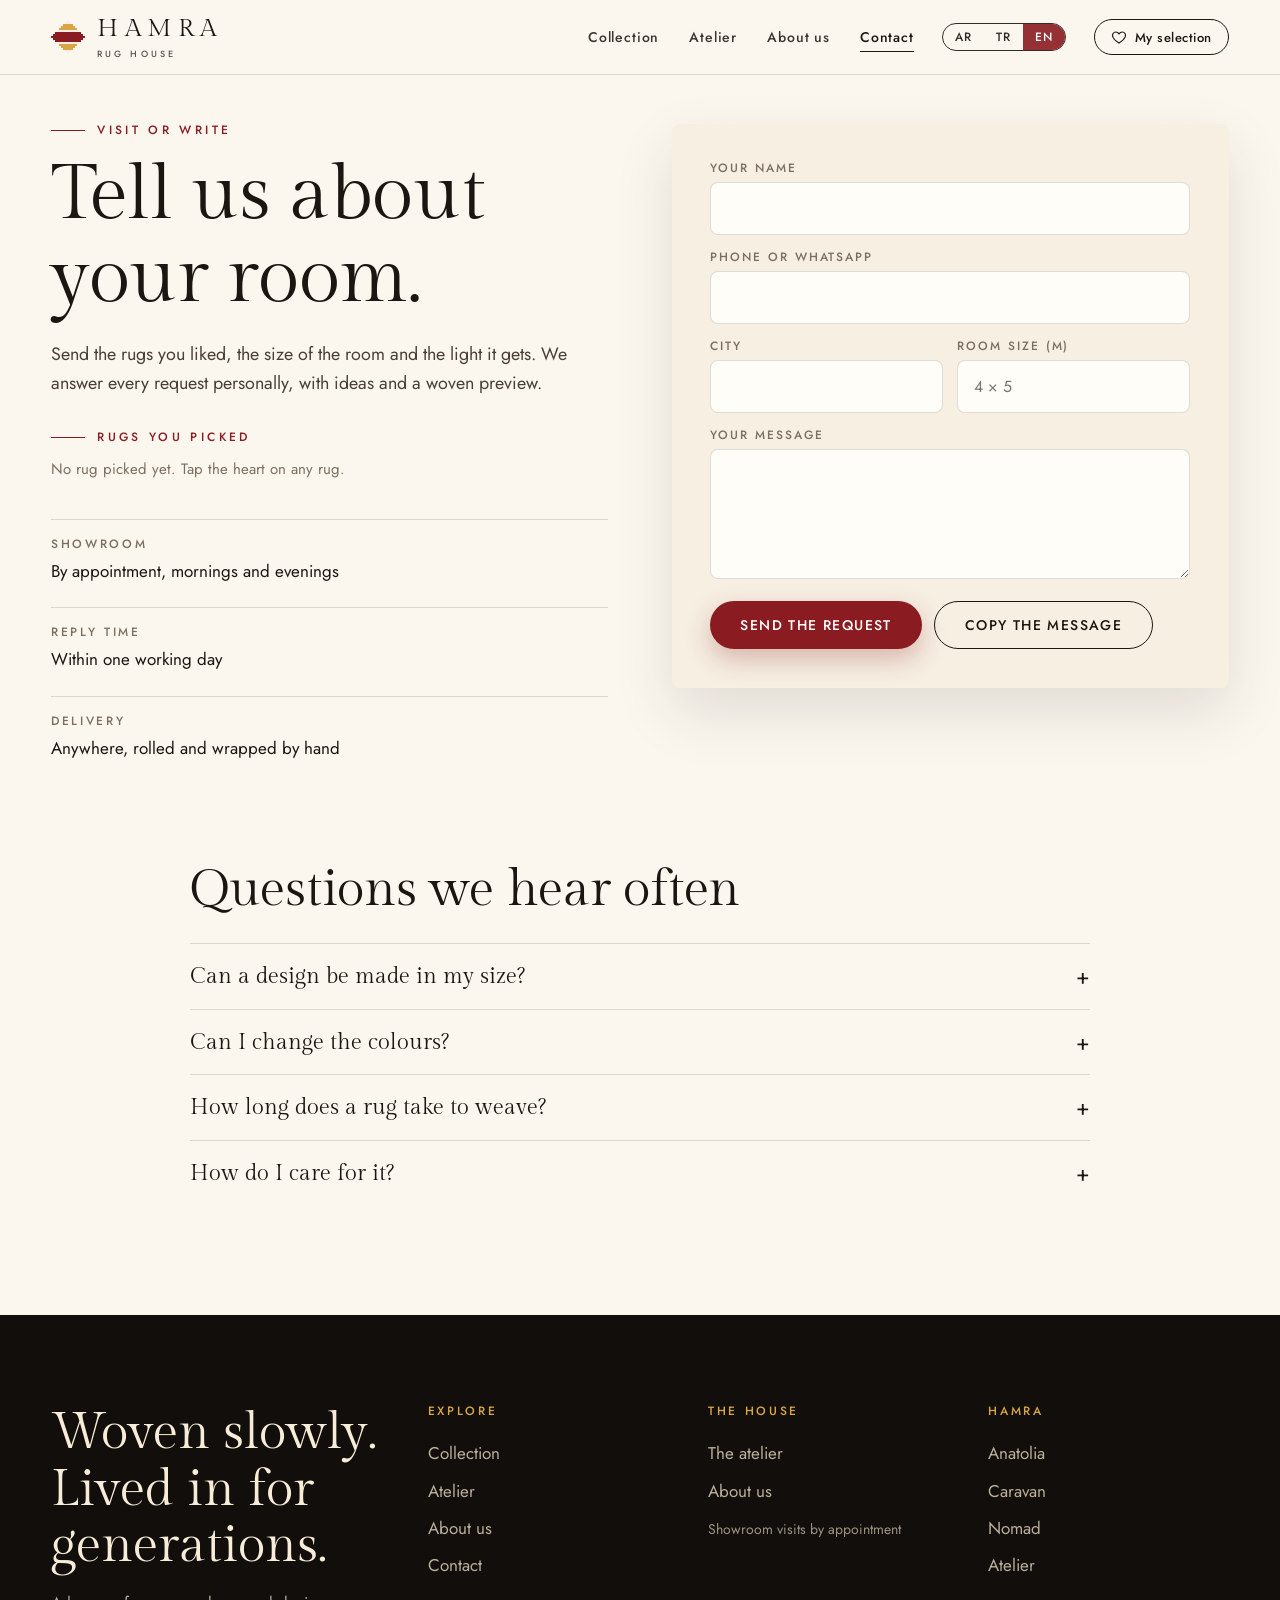
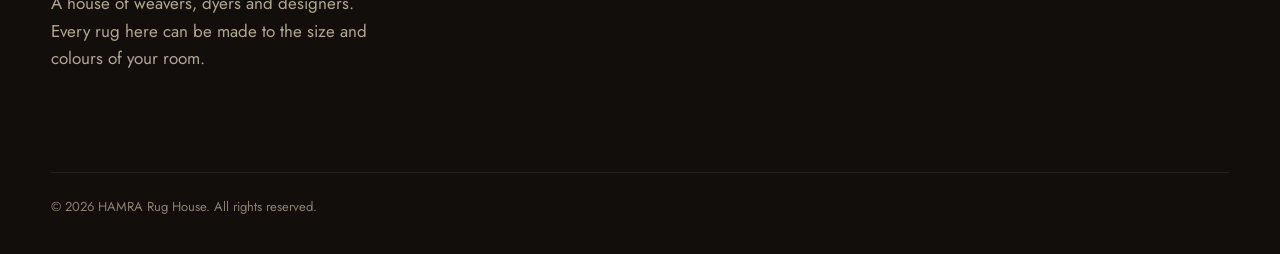
<file: contact.html>
<!doctype html>
<html lang="en" dir="ltr" data-title="nav.contact">
<head>
<meta charset="utf-8"><meta name="viewport" content="width=device-width, initial-scale=1, viewport-fit=cover">
<title>HAMRA · Rug House</title>
<meta name="description" content="HAMRA is a rug house: 360 hand-woven designs in wool, silk and cotton, woven to your size and colours. Watch any rug being knotted, brush its pile, place it in a room.">
<meta name="robots" content="noindex,nofollow"><meta name="theme-color" content="#120e0b"><meta name="color-scheme" content="only light"><meta name="supported-color-schemes" content="light"><meta name="darkreader-lock">
<meta property="og:title" content="HAMRA · Rug House"><meta property="og:description" content="360 hand-woven rug designs. Watch any rug being knotted, brush its pile, see it in a room."><meta property="og:type" content="website"><meta property="og:image" content="https://housinasaad-creator.github.io/hamra-rugs/assets/og.jpg">
<link rel="icon" href="assets/favicon.png"><link rel="apple-touch-icon" href="assets/favicon.png">
<link rel="preconnect" href="https://fonts.googleapis.com"><link rel="preconnect" href="https://fonts.gstatic.com" crossorigin>
<link href="https://fonts.googleapis.com/css2?family=Gilda+Display&family=Jost:wght@300;400;500;600&family=Reem+Kufi:wght@400;500;600&family=Tajawal:wght@300;400;500;700&display=swap" rel="stylesheet">
<link rel="stylesheet" href="css/site.css">

</head>
<body class="light">
<main class="wrap contact">
  <div>
    <span class="k" data-i18n="ct.k"></span><h1 data-i18n="ct.h"></h1><p data-i18n="ct.p" style="color:var(--ink2);font-size:clamp(16px,1.4vw,19px);max-width:52ch"></p>
    <div style="margin-top:34px"><div class="k" style="margin-bottom:14px" data-i18n="ct.picked"></div><div class="picked" id="picked"></div></div>
    <div class="info"><div><b data-i18n="ct.showroom"></b><span data-i18n="ct.showroom.v"></span></div><div><b data-i18n="ct.reply"></b><span data-i18n="ct.reply.v"></span></div><div><b data-i18n="ct.ship"></b><span data-i18n="ct.ship.v"></span></div></div>
  </div>
  <div>
    <form class="fm" id="fm" novalidate>
      <label><span data-i18n="ct.name"></span><input id="fn" name="name" autocomplete="name" required></label>
      <label><span data-i18n="ct.phone"></span><input id="fp" name="phone" type="tel" autocomplete="tel" inputmode="tel" required></label>
      <div class="two"><label><span data-i18n="ct.city"></span><input id="fc" name="city" autocomplete="address-level2"></label><label><span data-i18n="ct.size"></span><input id="fs" name="size" inputmode="decimal" placeholder="4 × 5"></label></div>
      <label><span data-i18n="ct.msg"></span><textarea id="fm2" name="message"></textarea></label>
      <div class="acts"><button type="submit" class="btn" id="bGo" data-i18n="ct.send"></button><button type="button" class="btn line" id="bCp" data-i18n="ct.copy"></button></div>
    </form>
    <div class="out" id="out" hidden><b data-i18n="ct.ready"></b><pre id="outTxt"></pre></div>
  </div>
</main>
<section class="wrap faq" style="max-width:900px;padding-bottom:110px"><h2 data-i18n="q.h" style="font-size:clamp(30px,4vw,54px);margin-bottom:26px"></h2><details><summary data-i18n="q1"></summary><p data-i18n="a.q1"></p></details><details><summary data-i18n="q2"></summary><p data-i18n="a.q2"></p></details><details><summary data-i18n="q3"></summary><p data-i18n="a.q3"></p></details><details><summary data-i18n="q4"></summary><p data-i18n="a.q4"></p></details></section>
<script type="module" src="js/contact.js"></script>
</body>
</html>
</file>
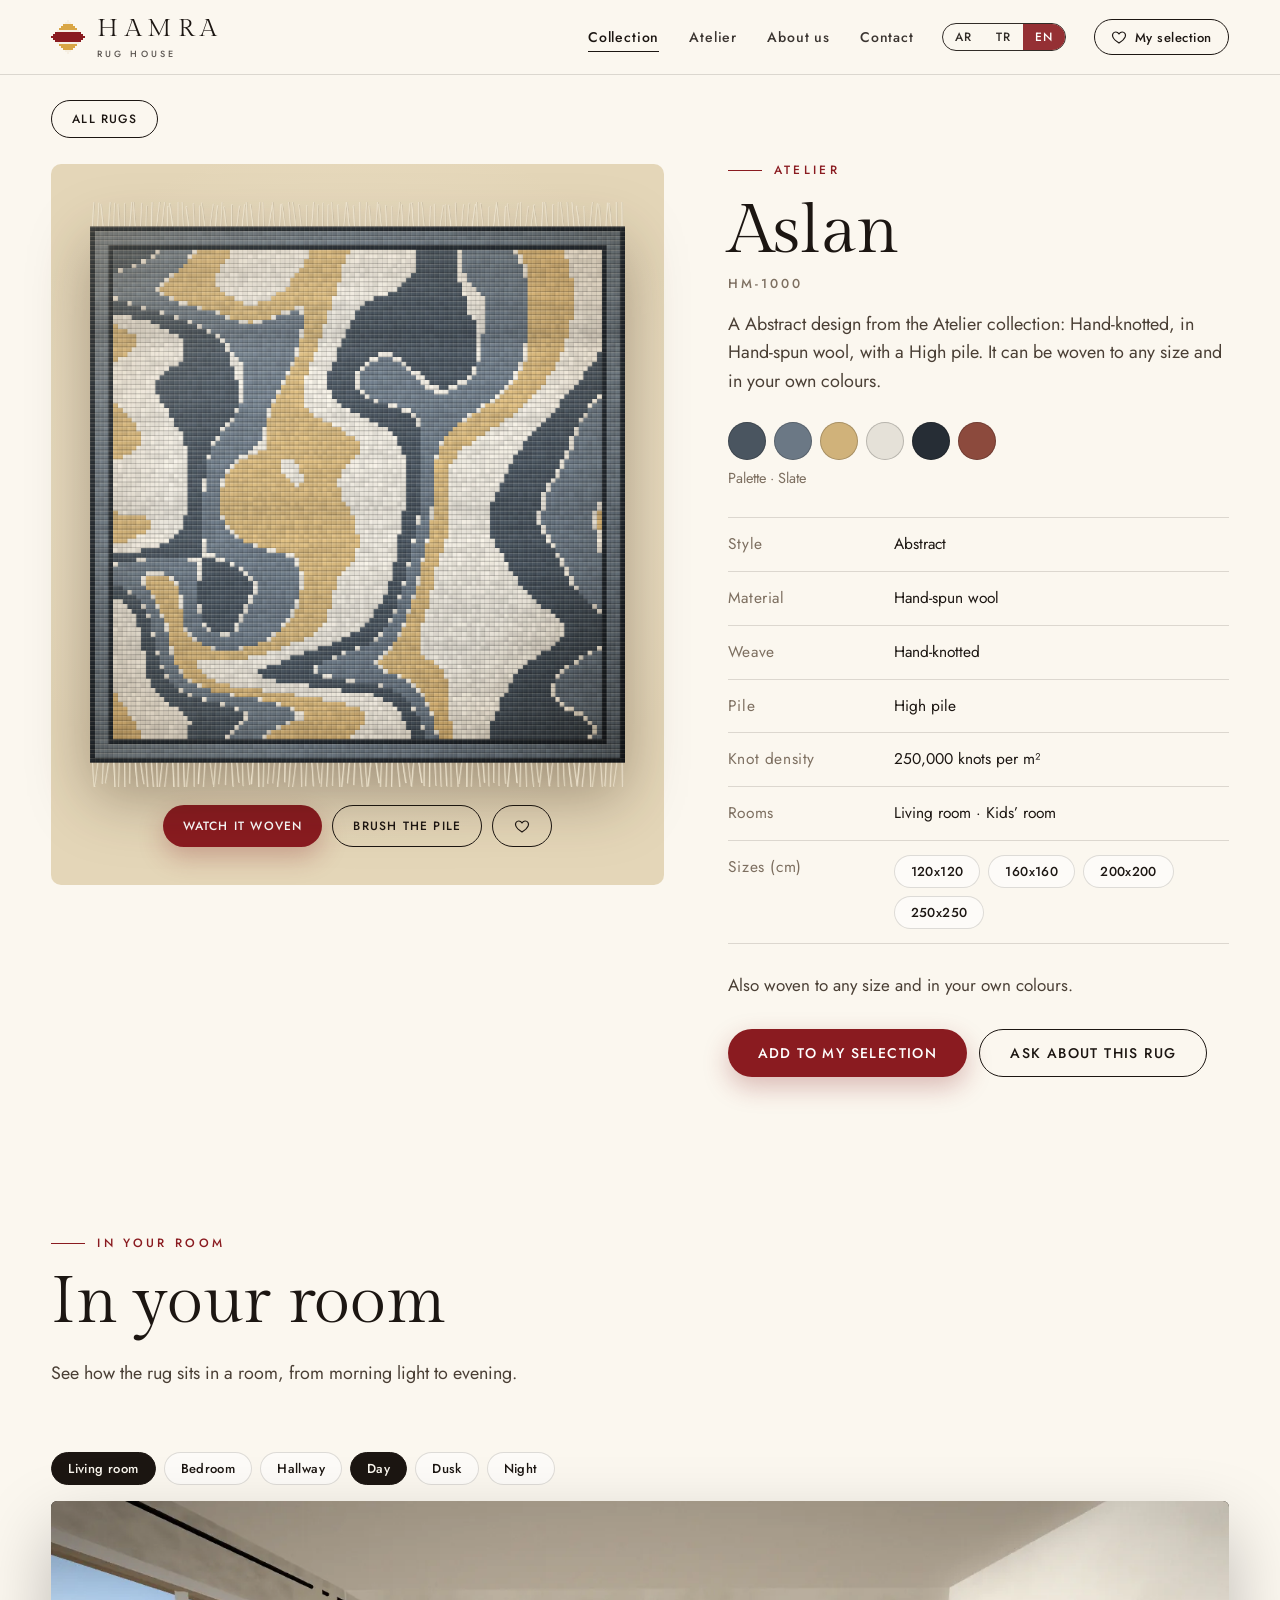
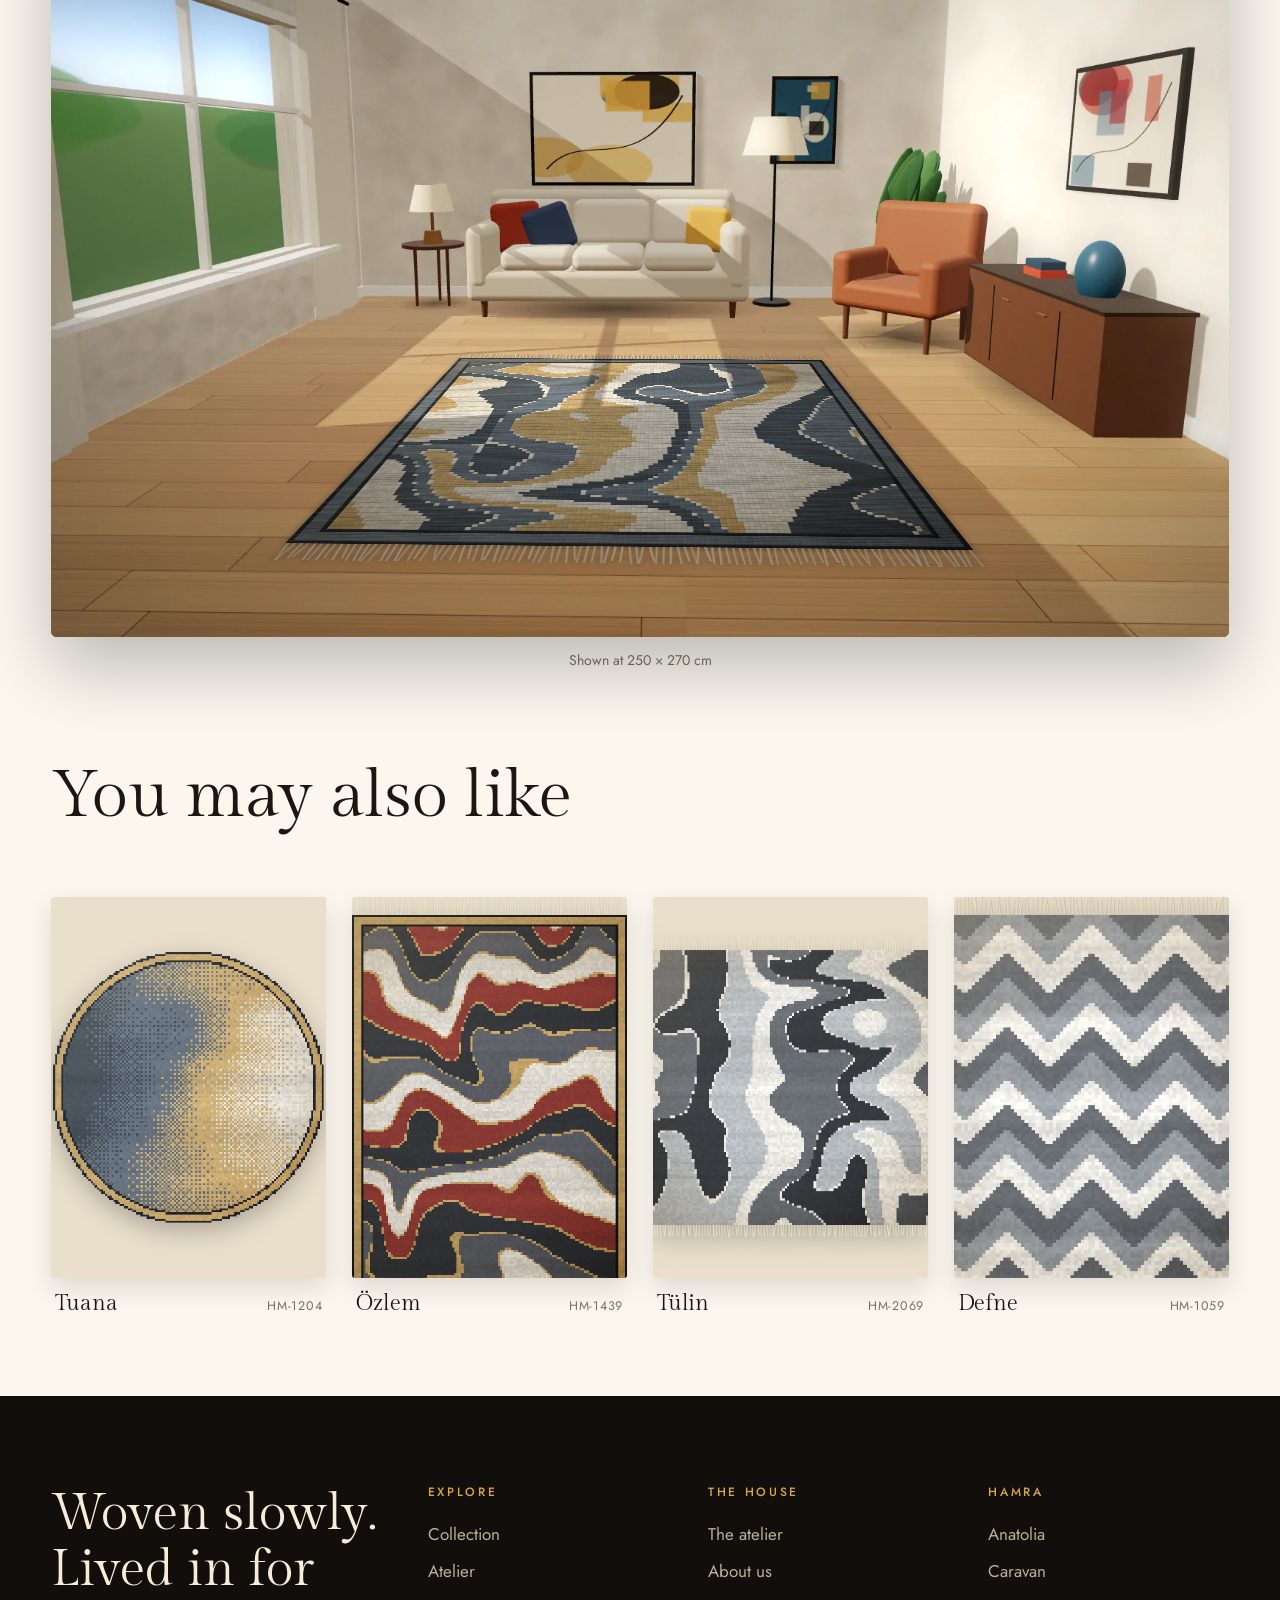
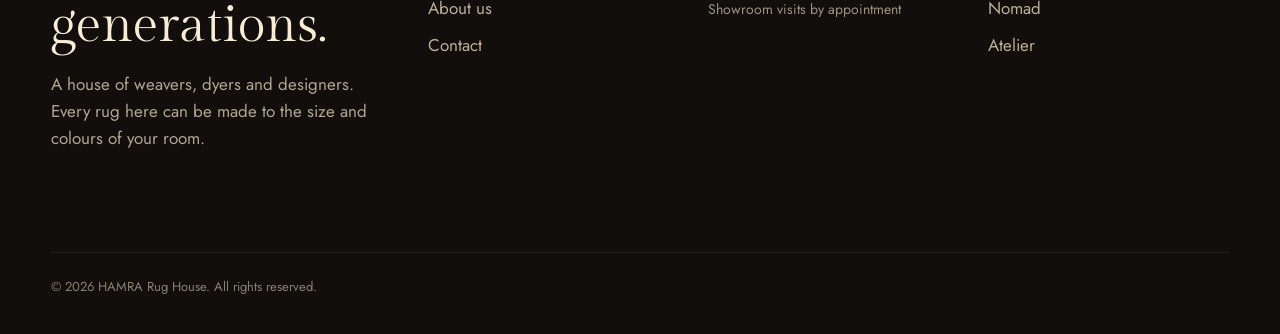
<file: rug.html>
<!doctype html>
<html lang="en" dir="ltr" data-title="nav.collection">
<head>
<meta charset="utf-8"><meta name="viewport" content="width=device-width, initial-scale=1, viewport-fit=cover">
<title>HAMRA · Rug House</title>
<meta name="description" content="HAMRA is a rug house: 360 hand-woven designs in wool, silk and cotton, woven to your size and colours. Watch any rug being knotted, brush its pile, place it in a room.">
<meta name="robots" content="noindex,nofollow"><meta name="theme-color" content="#120e0b"><meta name="color-scheme" content="only light"><meta name="supported-color-schemes" content="light"><meta name="darkreader-lock">
<meta property="og:title" content="HAMRA · Rug House"><meta property="og:description" content="360 hand-woven rug designs. Watch any rug being knotted, brush its pile, see it in a room."><meta property="og:type" content="website"><meta property="og:image" content="https://housinasaad-creator.github.io/hamra-rugs/assets/og.jpg">
<link rel="icon" href="assets/favicon.png"><link rel="apple-touch-icon" href="assets/favicon.png">
<link rel="preconnect" href="https://fonts.googleapis.com"><link rel="preconnect" href="https://fonts.gstatic.com" crossorigin>
<link href="https://fonts.googleapis.com/css2?family=Gilda+Display&family=Jost:wght@300;400;500;600&family=Reem+Kufi:wght@400;500;600&family=Tajawal:wght@300;400;500;700&display=swap" rel="stylesheet">
<link rel="stylesheet" href="css/site.css">

</head>
<body class="light">
<main class="wrap">
  <div style="padding-top:calc(var(--hdr) + 26px)"><a class="btn line sm" id="back" href="collection.html" data-i18n="r.back"></a></div>
  <div class="rugp" id="rugp" style="padding-top:26px">
    <div class="stage">
      <div class="brush-wrap" id="bw"><canvas id="rc" aria-label="Rug"></canvas><div class="brush-tip" id="tip" hidden data-i18n="b.tip"></div></div>
      <div class="tools"><button type="button" class="btn sm" id="bWeave" data-i18n="r.weave"></button><button type="button" class="btn line sm" id="bBrush" data-i18n="r.brush"></button><button type="button" class="btn line sm" id="bHeart"></button></div>
    </div>
    <div class="info" id="info"></div>
  </div>
  <section class="room" id="room" hidden>
    <div class="sh"><span class="k" data-i18n="r.room"></span><h2 data-i18n="r.room"></h2><p data-i18n="r.room.p"></p></div>
    <div class="roomtabs" id="roomtabs"></div>
    <div class="roomv" id="roomv"></div>
  </section>
  <section style="margin-top:90px;padding-bottom:80px"><div class="sh"><h2 data-i18n="r.similar"></h2></div><div class="grid" id="sim" style="--cols:4"></div></section>
</main>
<script type="module" src="js/rug.js"></script>
</body>
</html>
</file>
<file: css/site.css>
/* HAMRA — design system. Ivory paper, madder red, indigo ink, brass gold. Layout stays left-to-right in all languages; Arabic runs right-to-left inside its own blocks. */
:root {
  color-scheme: only light; /* the site keeps its own colours whatever the browser, the phone or an extension prefers (dark mode, auto-dark, night mode) */
  --ivory: #f6efe2; --paper: #fbf7ef; --sand: #ece2cf; --ink: #1c1612; --ink2: #4a3f35; --mute: #7d6f60; --line: rgba(28, 22, 18, .14);
  --madder: #8a1b20; --madder2: #a72a2c; --indigo: #1b2a52; --gold: #b88a3a; --gold2: #d9a645; --night: #120e0b; --night2: #1d1611;
  --ease: cubic-bezier(.2, .7, .2, 1); --pad: clamp(18px, 4vw, 56px); --hdr: 74px; --max: 1360px;
  --f-disp: 'Gilda Display', 'Cormorant Garamond', Georgia, serif; --f-body: 'Jost', 'Segoe UI', system-ui, sans-serif;
}
html[lang=ar] { --f-disp: 'Reem Kufi', 'Gilda Display', serif; --f-body: 'Tajawal', 'Jost', system-ui, sans-serif; }
*, *::before, *::after { box-sizing: border-box; }
html { -webkit-text-size-adjust: 100%; scroll-behavior: smooth; }
body { margin: 0; background: var(--paper); color: var(--ink); font: 400 17px/1.6 var(--f-body); -webkit-font-smoothing: antialiased; overflow-x: hidden; }
img, canvas, svg, video { display: block; max-width: 100%; }
a { color: inherit; text-decoration: none; } button { font: inherit; color: inherit; cursor: pointer; background: none; border: 0; padding: 0; }
h1, h2, h3, h4 { font-family: var(--f-disp); font-weight: 400; line-height: 1.08; margin: 0; letter-spacing: -.005em; }
p { margin: 0; }
html[lang=ar] :is(h1, h2, h3, h4, p, li, label, .k, .chip, .btn, input, textarea, select, dd, dt, td, th, figcaption, summary) { unicode-bidi: plaintext; }
html[lang=ar] h1, html[lang=ar] h2, html[lang=ar] h3 { line-height: 1.22; letter-spacing: 0; }
::selection { background: var(--madder); color: #fff; }
:focus-visible { outline: 2px solid var(--gold2); outline-offset: 3px; }
.wrap { width: min(var(--max), 100% - var(--pad) * 2); margin-inline: auto; }
.k { font: 500 12px/1 var(--f-body); letter-spacing: .28em; text-transform: uppercase; color: var(--madder); display: flex; align-items: center; gap: 12px; }
.k::before { content: ''; width: 34px; height: 1px; background: currentColor; } html[lang=ar] .k { letter-spacing: .04em; font-size: 14px; }
.ltr { direction: ltr; unicode-bidi: isolate; display: inline-block; }

/* ---------- header */
.hdr { position: fixed; inset: 0 0 auto 0; z-index: 60; height: var(--hdr); display: flex; align-items: center; transition: background .4s, box-shadow .4s, color .4s; color: #fff; background: rgba(14, 10, 7, .78); backdrop-filter: blur(14px); -webkit-backdrop-filter: blur(14px); box-shadow: 0 1px 0 rgba(255, 255, 255, .08); }
.hdr.solid, body.light .hdr { background: rgba(251, 247, 239, .92); backdrop-filter: blur(14px); -webkit-backdrop-filter: blur(14px); box-shadow: 0 1px 0 var(--line); color: var(--ink); }
body.hdr-dark .hdr:not(.solid) { color: var(--ink); }
.hdr .wrap { display: flex; align-items: center; gap: 28px; }
.brand { display: flex; align-items: center; gap: 12px; margin-inline-end: auto; direction: ltr; }
.brand svg { width: 34px; height: 34px; flex: none; } .brand b { font: 400 25px/1 var(--f-disp); letter-spacing: .26em; } .brand small { display: block; font: 500 9px/1 var(--f-body); letter-spacing: .34em; opacity: .7; margin-top: 4px; text-transform: uppercase; }
.nav { display: flex; gap: 30px; font: 500 14px/1 var(--f-body); letter-spacing: .06em; } .nav a { position: relative; padding: 8px 0; opacity: .86; transition: opacity .3s; } .nav a:hover, .nav a.on { opacity: 1; }
.nav a::after { content: ''; position: absolute; inset: auto 0 0 0; height: 1px; background: currentColor; transform: scaleX(0); transform-origin: left; transition: transform .4s var(--ease); } .nav a.on::after, .nav a:hover::after { transform: scaleX(1); }
.lang { display: flex; border: 1px solid currentColor; border-radius: 999px; overflow: hidden; opacity: .9; } .lang button { padding: 7px 12px; font: 500 12px/1 var(--f-body); letter-spacing: .08em; } .lang button.on { background: var(--madder); color: #fff; }
.selbtn { position: relative; display: flex; align-items: center; gap: 8px; padding: 9px 16px; border-radius: 999px; border: 1px solid currentColor; font: 500 13px/1 var(--f-body); letter-spacing: .04em; transition: background .3s, color .3s; } .selbtn:hover { background: var(--ink); color: var(--paper); border-color: var(--ink); }
.selbtn svg { width: 16px; height: 16px; } .selbtn b { min-width: 20px; height: 20px; border-radius: 10px; background: var(--madder); color: #fff; display: grid; place-items: center; font: 600 11px/1 var(--f-body); padding: 0 5px; }
.burger { display: none; width: 44px; height: 44px; place-items: center; } .burger i { display: block; width: 24px; height: 2px; background: currentColor; position: relative; } .burger i::before, .burger i::after { content: ''; position: absolute; left: 0; width: 24px; height: 2px; background: currentColor; transition: transform .3s; } .burger i::before { top: -7px; } .burger i::after { top: 7px; }
.mnav { position: fixed; inset: var(--hdr) 0 0 0; z-index: 55; background: var(--night); color: #f3e9d6; display: none; flex-direction: column; gap: 4px; padding: 30px var(--pad); } .mnav.on { display: flex; } .mnav a { font: 400 clamp(34px, 9vw, 52px)/1.2 var(--f-disp); padding: 8px 0; border-bottom: 1px solid rgba(255, 255, 255, .1); }
body.noscroll { overflow: hidden; }
@media (max-width: 1020px) { .nav { display: none; } .burger { display: grid; } .hdr .wrap { gap: 12px; } .selbtn span { display: none; } .selbtn { padding: 9px 12px; } }
@media (max-width: 520px) { .brand b { font-size: 19px; letter-spacing: .14em; } .brand small { display: none; } .brand { gap: 9px; min-width: 0; } .brand svg { width: 30px; height: 30px; } .hdr .wrap { gap: 7px; } .lang { flex: none; } .lang button { padding: 7px 7px; font-size: 11.5px; letter-spacing: .04em; } .selbtn { flex: none; padding: 9px 10px; } .burger { flex: none; width: 38px; } }
@media (max-width: 380px) { .brand b { font-size: 17px; letter-spacing: .1em; } .brand svg { width: 26px; height: 26px; } .brand { gap: 7px; } .lang button { padding: 7px 6px; } .selbtn { padding: 8px 9px; } .burger { width: 34px; } }

/* ---------- buttons */
.btn { display: inline-flex; align-items: center; justify-content: center; gap: 10px; padding: 16px 30px; border-radius: 999px; font: 500 14px/1 var(--f-body); letter-spacing: .1em; text-transform: uppercase; transition: transform .35s var(--ease), background .3s, color .3s, box-shadow .35s; background: var(--madder); color: #fff; box-shadow: 0 10px 26px rgba(138, 27, 32, .28); white-space: nowrap; }
.btn:hover { transform: translateY(-2px); background: var(--madder2); box-shadow: 0 16px 34px rgba(138, 27, 32, .34); } html[lang=ar] .btn { letter-spacing: .02em; text-transform: none; font-size: 16px; }
.btn.line { background: transparent; color: inherit; box-shadow: none; border: 1px solid currentColor; } .btn.line:hover { background: var(--ink); color: var(--paper); border-color: var(--ink); }
.btn.gold { background: var(--gold2); color: #1c1612; box-shadow: 0 10px 26px rgba(217, 166, 69, .3); } .btn.gold:hover { background: #e6b658; }
.btn.sm { padding: 12px 20px; font-size: 12px; } .btn svg { width: 16px; height: 16px; }
.chip { display: inline-flex; align-items: center; gap: 8px; padding: 9px 16px; border-radius: 999px; border: 1px solid var(--line); background: #fff8; font: 500 13px/1 var(--f-body); letter-spacing: .03em; transition: background .25s, color .25s, border-color .25s; }
.chip:hover { border-color: var(--ink); } .chip.on { background: var(--ink); color: var(--paper); border-color: var(--ink); } .chip i { width: 14px; height: 14px; border-radius: 50%; border: 1px solid rgba(0, 0, 0, .25); display: inline-block; }

/* ---------- hero (one screen: live loom scene behind the first headline) */
.hero { position: relative; min-height: 100svh; display: flex; align-items: center; background: var(--night); color: #f6ecd8; overflow: hidden; isolation: isolate; }
.hero-bg { position: absolute; inset: 0; z-index: 0; } .hero-bg canvas, .hero-bg video, .hero-bg img { position: absolute; inset: 0; width: 100%; height: 100%; object-fit: cover; }
.hero-poster { z-index: 1; transition: opacity 1s var(--ease); background: url(../assets/hero/poster.webp) center / cover no-repeat, #0e0a07; } @media (max-width: 760px) { .hero-poster { background-image: url(../assets/hero/poster-m.webp); } } .hero.ready .hero-poster { opacity: 0; pointer-events: none; }
.hero::after { content: ''; position: absolute; inset: 0; z-index: 2; pointer-events: none; background: linear-gradient(90deg, rgba(14, 10, 7, .78) 0%, rgba(14, 10, 7, .38) 40%, transparent 68%), radial-gradient(120% 90% at 50% 40%, transparent 55%, rgba(0, 0, 0, .5) 100%); }
.hero-in { position: relative; z-index: 3; padding-top: calc(var(--hdr) + 40px); padding-bottom: 90px; }
.hero h1 { font-size: clamp(46px, 7.4vw, 118px); max-width: 11ch; text-wrap: balance; text-shadow: 0 4px 40px rgba(0, 0, 0, .5); } html[lang=ar] .hero h1 { max-width: 12ch; font-size: clamp(44px, 6.6vw, 104px); }
.hero h1 em { font-style: normal; color: var(--gold2); }
.hero p.lead { margin-top: 24px; max-width: 46ch; font-size: clamp(16px, 1.5vw, 20px); color: rgba(246, 236, 216, .88); }
.hero .acts { display: flex; gap: 14px; flex-wrap: wrap; margin-top: 36px; }
.hero .btn.line { color: #f6ecd8; } .hero .btn.line:hover { background: #f6ecd8; color: var(--ink); border-color: #f6ecd8; }
.hero .k { color: var(--gold2); margin-bottom: 22px; }
.hero-meta { position: absolute; z-index: 3; inset: auto var(--pad) 26px var(--pad); display: flex; justify-content: space-between; align-items: flex-end; gap: 20px; font: 500 12px/1.4 var(--f-body); letter-spacing: .2em; text-transform: uppercase; color: rgba(246, 236, 216, .7); }
.hero-meta .prog { flex: 1; max-width: 260px; height: 1px; background: rgba(255, 255, 255, .25); position: relative; } .hero-meta .prog i { position: absolute; inset: 0 auto 0 0; width: 0; background: var(--gold2); }
.hero-meta .hint { display: flex; align-items: center; gap: 10px; } .hero-meta .hint::before { content: ''; width: 18px; height: 28px; border: 1.5px solid currentColor; border-radius: 10px; background: radial-gradient(circle at 50% 8px, var(--gold2) 2.5px, transparent 3px); }
@media (max-width: 760px) { .hero::after { background: linear-gradient(0deg, rgba(14, 10, 7, .86) 0%, rgba(14, 10, 7, .4) 52%, rgba(14, 10, 7, .15) 100%); } .hero { align-items: flex-end; } .hero-in { padding-bottom: 96px; } .hero-meta .prog { display: none; } .hero-meta { justify-content: center; } }

/* ---------- sections */
section { position: relative; } .sec { padding: clamp(70px, 10vw, 150px) 0; } .sec.dark { background: var(--night); color: #f3e9d6; } .sec.sand { background: var(--ivory); }
.sh { max-width: 780px; margin-bottom: clamp(36px, 5vw, 64px); } .sh h2 { font-size: clamp(34px, 5.2vw, 76px); margin-top: 18px; text-wrap: balance; } .sh p { margin-top: 20px; color: var(--ink2); font-size: clamp(16px, 1.4vw, 19px); max-width: 60ch; } .dark .sh p { color: rgba(243, 233, 214, .76); }
.dark .k { color: var(--gold2); }

/* weave studio on the home page */
.weave-grid { display: grid; grid-template-columns: minmax(0, 1.05fr) minmax(0, .95fr); gap: clamp(28px, 5vw, 80px); align-items: center; }
.loomframe { position: relative; background: radial-gradient(120% 100% at 50% 0%, #2b1f16, #120e0b); border-radius: 18px; padding: clamp(14px, 2.4vw, 30px); box-shadow: 0 40px 90px rgba(0, 0, 0, .45), inset 0 0 0 1px rgba(255, 255, 255, .06); }
.loomframe::before, .loomframe::after { content: ''; position: absolute; inset-inline: 0; height: 14px; background: linear-gradient(#6a4a2c, #3d2a18); } .loomframe::before { top: 0; border-radius: 18px 18px 0 0; } .loomframe::after { bottom: 0; border-radius: 0 0 18px 18px; }
.loomframe canvas { width: 100%; height: auto; border-radius: 4px; background: #0f0b08; }
.loom-ui { display: flex; gap: 10px; flex-wrap: wrap; margin-top: 18px; }
.weave-copy .picks { display: flex; gap: 12px; flex-wrap: wrap; margin: 28px 0; } .weave-copy .picks button { width: 76px; border-radius: 6px; overflow: hidden; border: 2px solid transparent; box-shadow: 0 8px 20px rgba(0, 0, 0, .12); transition: transform .3s var(--ease), border-color .3s; } .weave-copy .picks button.on { border-color: var(--madder); transform: translateY(-6px); } .weave-copy .picks canvas { width: 100%; }
.stats { display: grid; grid-template-columns: repeat(3, 1fr); gap: 20px; margin-top: 34px; } .stats b { display: block; font: 400 clamp(34px, 4vw, 54px)/1 var(--f-disp); color: var(--madder); } .stats span { font-size: 13px; color: var(--mute); letter-spacing: .06em; }

/* collections strip */
.cols { display: grid; grid-template-columns: repeat(4, 1fr); gap: 18px; } .col { position: relative; border-radius: 4px; overflow: hidden; background: var(--sand); aspect-ratio: 3/4; display: block; isolation: isolate; }
.col canvas { position: absolute; inset: 0; width: 100%; height: 100%; object-fit: cover; transition: transform 1.1s var(--ease); } .col:hover canvas { transform: scale(1.06); }
.col::after { content: ''; position: absolute; inset: 0; background: linear-gradient(0deg, rgba(14, 10, 7, .82), transparent 55%); } .col div { position: absolute; z-index: 2; inset: auto 22px 22px; color: #f6ecd8; } .col h3 { font-size: clamp(24px, 2.2vw, 34px); } .col span { font-size: 13px; letter-spacing: .1em; opacity: .8; }
@media (max-width: 980px) { .cols { grid-template-columns: repeat(2, 1fr); } .weave-grid { grid-template-columns: 1fr; } }

/* brush */
.brush-wrap { position: relative; border-radius: 6px; overflow: hidden; box-shadow: 0 30px 70px rgba(0, 0, 0, .22); touch-action: pan-y; cursor: grab; background: #000; } .brush-wrap canvas { width: 100%; height: auto; } .brush-wrap canvas.ov { position: absolute; inset: 0; mix-blend-mode: soft-light; pointer-events: none; }
.brush-wrap.on { touch-action: none; cursor: crosshair; }
.brush-tip { position: absolute; z-index: 3; inset: auto 16px 16px auto; padding: 10px 16px; border-radius: 999px; background: rgba(18, 14, 11, .72); color: #f6ecd8; font: 500 12px/1 var(--f-body); letter-spacing: .1em; text-transform: uppercase; backdrop-filter: blur(8px); pointer-events: none; transition: opacity .6s; } html[lang=ar] .brush-tip { letter-spacing: 0; text-transform: none; font-size: 14px; }

/* feature rows */
.feat { display: grid; grid-template-columns: repeat(3, 1fr); gap: 26px; } .feat > div { padding: 34px 30px; border: 1px solid var(--line); border-radius: 6px; background: var(--paper); transition: transform .4s var(--ease), box-shadow .4s; } .feat > div:hover { transform: translateY(-6px); box-shadow: 0 24px 50px rgba(28, 22, 18, .12); } .feat i { display: block; font: 400 15px/1 var(--f-disp); color: var(--gold); letter-spacing: .2em; margin-bottom: 18px; } .feat h3 { font-size: 26px; margin-bottom: 12px; } .feat p { color: var(--ink2); font-size: 15.5px; }
@media (max-width: 900px) { .feat { grid-template-columns: 1fr; } }

/* ---------- rug cards + catalog */
.shop { display: grid; grid-template-columns: 290px minmax(0, 1fr); gap: 40px; align-items: start; padding-top: calc(var(--hdr) + 30px); padding-bottom: 100px; }
.side { position: sticky; top: calc(var(--hdr) + 16px); max-height: calc(100svh - var(--hdr) - 32px); overflow: auto; padding-inline-end: 8px; scrollbar-width: thin; } .side h4 { font: 500 12px/1 var(--f-body); letter-spacing: .22em; text-transform: uppercase; color: var(--mute); margin: 26px 0 12px; } html[lang=ar] .side h4 { letter-spacing: .02em; font-size: 14px; } .side h4:first-child { margin-top: 0; }
.side .chips { display: flex; flex-wrap: wrap; gap: 7px; } .side .chip { padding: 8px 13px; font-size: 12.5px; }
.sw { display: flex; flex-wrap: wrap; gap: 9px; } .sw button { width: 32px; height: 32px; border-radius: 50%; border: 2px solid #fff; box-shadow: 0 0 0 1px var(--line); transition: transform .25s; position: relative; } .sw button:hover { transform: scale(1.12); } .sw button.on { box-shadow: 0 0 0 2px var(--madder); transform: scale(1.08); }
.shop-top { display: flex; gap: 14px; align-items: center; flex-wrap: wrap; margin-bottom: 22px; } .shop-top h1 { font-size: clamp(34px, 4.4vw, 62px); margin-inline-end: auto; }
.search { display: flex; align-items: center; gap: 10px; border: 1px solid var(--line); background: #fff9; border-radius: 999px; padding: 0 18px; height: 46px; min-width: 240px; } .search input { border: 0; background: none; outline: 0; font: 400 15px var(--f-body); width: 100%; color: inherit; } .search svg { width: 18px; opacity: .6; flex: none; }
select.sel { height: 46px; border-radius: 999px; border: 1px solid var(--line); background: #fff9; padding: 0 38px 0 18px; font: 500 14px var(--f-body); color: inherit; appearance: none; background-image: linear-gradient(45deg, transparent 50%, currentColor 50%), linear-gradient(135deg, currentColor 50%, transparent 50%); background-position: calc(100% - 20px) 20px, calc(100% - 15px) 20px; background-size: 5px 5px; background-repeat: no-repeat; } html[lang=ar] select.sel { padding: 0 18px 0 38px; background-position: 20px 20px, 15px 20px; }
.active { display: flex; flex-wrap: wrap; gap: 8px; margin-bottom: 20px; min-height: 8px; } .active .chip { background: var(--ink); color: var(--paper); border-color: var(--ink); cursor: pointer; } .active .chip::after { content: '×'; margin-inline-start: 4px; opacity: .7; }
.count { color: var(--mute); font-size: 14px; letter-spacing: .06em; margin-bottom: 20px; }
.grid { display: grid; grid-template-columns: repeat(var(--cols, 3), minmax(0, 1fr)); gap: clamp(14px, 2vw, 28px); }
.rc { position: relative; display: block; } .rc .face { position: relative; border-radius: 3px; overflow: hidden; background: #e9dfcb; aspect-ratio: 3/4.15; display: grid; place-items: center; transition: transform .5s var(--ease), box-shadow .5s; box-shadow: 0 10px 26px rgba(40, 28, 18, .14); }
.rc:hover .face { transform: translateY(-6px); box-shadow: 0 26px 50px rgba(40, 28, 18, .26); } .rc canvas { width: 100%; height: 100%; object-fit: contain; filter: drop-shadow(0 8px 12px rgba(0, 0, 0, .25)); }
.rc .heart { position: absolute; z-index: 3; inset: 12px 12px auto auto; width: 40px; height: 40px; border-radius: 50%; background: rgba(251, 247, 239, .9); display: grid; place-items: center; box-shadow: 0 6px 16px rgba(0, 0, 0, .16); transition: transform .3s var(--ease); } .rc .heart:hover { transform: scale(1.1); } .rc .heart svg { width: 19px; fill: none; stroke: var(--ink); stroke-width: 1.8; } .rc .heart.on svg { fill: var(--madder); stroke: var(--madder); }
.rc .new { position: absolute; z-index: 3; inset: 12px auto auto 12px; padding: 6px 11px; border-radius: 999px; background: var(--gold2); font: 600 10px/1 var(--f-body); letter-spacing: .16em; text-transform: uppercase; }
.rc .meta { padding: 14px 4px 0; display: flex; justify-content: space-between; gap: 10px; align-items: baseline; } .rc h3 { font-size: 22px; } .rc .meta span { font-size: 12.5px; color: var(--mute); letter-spacing: .06em; } .rc .sub { padding: 2px 4px 0; font-size: 13.5px; color: var(--ink2); }
.more { display: flex; justify-content: center; margin-top: 50px; } .empty { padding: 80px 0; text-align: center; color: var(--mute); font-size: 20px; }
.fbtn { display: none; } .fclose { display: none; }
@media (max-width: 1020px) { .shop { grid-template-columns: 1fr; } .side { position: fixed; z-index: 70; inset: 0; max-height: none; background: var(--paper); padding: 24px var(--pad) 120px; transform: translateY(100%); transition: transform .45s var(--ease); visibility: hidden; } .side.on { transform: none; visibility: visible; } .fbtn { display: inline-flex; } .fclose { display: inline-flex; position: fixed; z-index: 71; inset: auto var(--pad) 22px var(--pad); justify-content: center; } .side:not(.on) ~ .fclose { display: none; } .grid { --cols: 2 !important; gap: 14px; } .search { min-width: 0; flex: 1 1 100%; } .rc h3 { font-size: 18px; } }

/* ---------- rug page */
.rugp { padding-top: calc(var(--hdr) + 36px); padding-bottom: 90px; display: grid; grid-template-columns: minmax(0, 1.1fr) minmax(0, .9fr); gap: clamp(28px, 5vw, 80px); align-items: start; }
.rugp .stage { position: sticky; top: calc(var(--hdr) + 20px); } .rugp .tools { display: flex; gap: 10px; flex-wrap: wrap; margin-top: 18px; }
.rugp h1 { font-size: clamp(40px, 5.4vw, 80px); margin: 18px 0 8px; } .rugp .code { font: 500 13px/1 var(--f-body); letter-spacing: .24em; color: var(--mute); }
.rugp .lede { margin-top: 20px; color: var(--ink2); font-size: 18px; max-width: 54ch; }
.pal { display: flex; gap: 8px; margin: 26px 0 6px; } .pal i { width: 38px; height: 38px; border-radius: 50%; box-shadow: inset 0 0 0 1px rgba(0, 0, 0, .2); display: block; }
.spec { margin: 28px 0; border-top: 1px solid var(--line); } .spec div { display: grid; grid-template-columns: 150px 1fr; gap: 16px; padding: 14px 0; border-bottom: 1px solid var(--line); font-size: 15.5px; } .spec dt, .spec b { color: var(--mute); font-weight: 400; letter-spacing: .04em; } .spec dd, .spec span { margin: 0; }
.sizes { display: flex; gap: 8px; flex-wrap: wrap; margin-top: 10px; } .rugp .acts { display: flex; gap: 12px; flex-wrap: wrap; margin-top: 30px; }
.room { margin-top: 70px; } .roomv { position: relative; border-radius: 6px; overflow: hidden; background: #1a1410; aspect-ratio: 16/10; box-shadow: 0 30px 70px rgba(0, 0, 0, .25); } .roomv img.bg { width: 100%; height: 100%; object-fit: cover; } .roomv .rugq { position: absolute; left: 0; top: 0; transform-origin: 0 0; } .roomv .rugq canvas { width: 100%; height: 100%; filter: drop-shadow(0 3px 5px rgba(0, 0, 0, .35)); } .roomv img.fx { position: absolute; inset: 0; width: 100%; height: 100%; mix-blend-mode: multiply; pointer-events: none; }
.roomtabs { display: flex; gap: 8px; flex-wrap: wrap; margin-bottom: 16px; }
@media (max-width: 900px) { .rugp { grid-template-columns: 1fr; } .rugp .stage { position: static; } }

/* ---------- atelier */
.steps { display: grid; gap: clamp(60px, 8vw, 120px); } .stp { display: grid; grid-template-columns: minmax(0, 1fr) minmax(0, 1fr); gap: clamp(28px, 5vw, 80px); align-items: center; } .stp:nth-child(even) .vis { order: 2; } .stp .no { font: 400 clamp(80px, 12vw, 190px)/.8 var(--f-disp); color: transparent; -webkit-text-stroke: 1px var(--gold); margin-bottom: 8px; } .stp h3 { font-size: clamp(30px, 3.6vw, 52px); } .stp p { margin-top: 18px; color: var(--ink2); max-width: 52ch; }
.stp .vis { position: relative; aspect-ratio: 4/3; border-radius: 6px; overflow: hidden; background: var(--night2); box-shadow: 0 30px 70px rgba(0, 0, 0, .25); } .stp .vis canvas { width: 100%; height: 100%; object-fit: cover; }
@media (max-width: 900px) { .stp { grid-template-columns: 1fr; } .stp:nth-child(even) .vis { order: 0; } }

/* ---------- contact + forms */
.contact { display: grid; grid-template-columns: minmax(0, 1fr) minmax(0, 1fr); gap: clamp(28px, 5vw, 90px); padding-top: calc(var(--hdr) + 50px); padding-bottom: 100px; }
.contact h1 { font-size: clamp(40px, 6vw, 92px); margin: 18px 0 20px; } .contact .info { display: grid; gap: 22px; margin-top: 38px; } .contact .info div { border-top: 1px solid var(--line); padding-top: 18px; } .contact .info b { display: block; font: 500 12px/1 var(--f-body); letter-spacing: .22em; text-transform: uppercase; color: var(--mute); margin-bottom: 8px; }
form.fm { display: grid; gap: 16px; padding: clamp(24px, 3vw, 44px); background: var(--ivory); border-radius: 8px; box-shadow: 0 24px 60px rgba(40, 28, 18, .12); } form.fm label { display: grid; gap: 8px; font: 500 12px/1 var(--f-body); letter-spacing: .16em; text-transform: uppercase; color: var(--mute); } html[lang=ar] form.fm label { letter-spacing: .02em; font-size: 14px; text-transform: none; }
form.fm input, form.fm textarea, form.fm select { width: 100%; border: 1px solid var(--line); border-radius: 8px; background: #fffdf8; padding: 14px 16px; font: 400 16px var(--f-body); color: var(--ink); } form.fm textarea { min-height: 130px; resize: vertical; } form.fm input:focus, form.fm textarea:focus { outline: 2px solid var(--gold2); border-color: transparent; }
.picked { display: flex; gap: 10px; flex-wrap: wrap; } .picked figure { margin: 0; width: 74px; position: relative; } .picked canvas { width: 100%; border-radius: 3px; box-shadow: 0 5px 14px rgba(0, 0, 0, .2); } .picked figcaption { font-size: 10.5px; letter-spacing: .06em; color: var(--mute); text-align: center; margin-top: 4px; }
.faq details { border-top: 1px solid var(--line); padding: 18px 0; } .faq summary { cursor: pointer; font: 400 22px/1.3 var(--f-disp); list-style: none; display: flex; justify-content: space-between; gap: 14px; } .faq summary::after { content: '+'; font-family: var(--f-body); } .faq details[open] summary::after { content: '−'; } .faq p { margin-top: 12px; color: var(--ink2); }
@media (max-width: 900px) { .contact { grid-template-columns: 1fr; } }

/* ---------- selection drawer + modal + footer */
.drawer { position: fixed; z-index: 90; inset: 0 0 0 auto; width: min(460px, 100%); background: var(--paper); box-shadow: none; visibility: hidden; transform: translateX(104%); transition: transform .5s var(--ease), box-shadow .5s, visibility 0s .5s; display: flex; flex-direction: column; } .drawer.on { transform: none; visibility: visible; box-shadow: -30px 0 70px rgba(0, 0, 0, .3); transition: transform .5s var(--ease), box-shadow .5s, visibility 0s; }
.drawer header { display: flex; justify-content: space-between; align-items: center; padding: 22px 26px; border-bottom: 1px solid var(--line); } .drawer h3 { font-size: 30px; } .drawer .list { flex: 1; overflow: auto; padding: 16px 26px; display: grid; gap: 14px; align-content: start; } .drawer .it { display: grid; grid-template-columns: 70px 1fr 30px; gap: 14px; align-items: center; } .drawer .it canvas { width: 70px; border-radius: 3px; box-shadow: 0 5px 12px rgba(0, 0, 0, .2); } .drawer .it b { font: 400 20px var(--f-disp); display: block; } .drawer .it span { font-size: 12.5px; color: var(--mute); } .drawer footer { padding: 20px 26px 26px; border-top: 1px solid var(--line); display: grid; gap: 10px; }
.scrim { position: fixed; z-index: 85; inset: 0; background: rgba(12, 8, 5, .55); backdrop-filter: blur(3px); opacity: 0; pointer-events: none; transition: opacity .4s; } .scrim.on { opacity: 1; pointer-events: auto; }
.qv { position: fixed; z-index: 95; inset: 0; display: none; place-items: center; padding: 20px; } .qv.on { display: grid; } .qv .box { position: relative; width: min(1100px, 100%); max-height: 100%; overflow: auto; background: var(--paper); border-radius: 10px; display: grid; grid-template-columns: minmax(0, 1fr) minmax(0, 1fr); box-shadow: 0 50px 120px rgba(0, 0, 0, .5); } .qv .pic { background: radial-gradient(100% 100% at 50% 40%, #efe5d0, #d9cbb0); padding: 30px; display: grid; place-items: center; } .qv .pic canvas { max-height: 74vh; width: auto; max-width: 100%; filter: drop-shadow(0 18px 24px rgba(0, 0, 0, .35)); } .qv .txt { padding: clamp(24px, 3vw, 46px); } .qv .x { position: absolute; z-index: 3; inset: 14px 14px auto auto; width: 44px; height: 44px; border-radius: 50%; background: var(--paper); display: grid; place-items: center; font-size: 26px; box-shadow: 0 6px 16px rgba(0, 0, 0, .2); } .qv h2 { font-size: clamp(32px, 3.6vw, 52px); margin: 14px 0 6px; }
@media (max-width: 800px) { .qv .box { grid-template-columns: 1fr; } .qv .pic canvas { max-height: 48vh; } }
.ft { background: var(--night); color: #d9ccb4; padding: 90px 0 36px; } .ft .wrap { display: grid; grid-template-columns: 1.4fr 1fr 1fr 1fr; gap: 40px; } .ft h4 { font: 500 12px/1 var(--f-body); letter-spacing: .22em; text-transform: uppercase; color: var(--gold2); margin-bottom: 18px; } html[lang=ar] .ft h4 { letter-spacing: .02em; font-size: 14px; } .ft a { display: block; padding: 5px 0; opacity: .85; } .ft a:hover { opacity: 1; color: var(--gold2); } .ft .big { font: 400 clamp(34px, 4vw, 54px)/1.1 var(--f-disp); color: #f6ecd8; margin-bottom: 16px; } .ft small { display: block; margin-top: 60px; padding-top: 24px; border-top: 1px solid rgba(255, 255, 255, .12); grid-column: 1 / -1; opacity: .6; font-size: 13px; }
@media (max-width: 900px) { .ft .wrap { grid-template-columns: 1fr 1fr; } .ft .wrap > :first-child { grid-column: 1 / -1; } }
.toast { position: fixed; z-index: 120; inset: auto 0 28px 0; display: flex; justify-content: center; pointer-events: none; } .toast span { background: var(--ink); color: var(--paper); padding: 14px 24px; border-radius: 999px; font-size: 14px; transform: translateY(30px); opacity: 0; transition: .4s var(--ease); } .toast.on span { transform: none; opacity: 1; }
[data-rv] { opacity: 0; transform: translateY(26px); transition: opacity .9s var(--ease), transform .9s var(--ease); } [data-rv].in { opacity: 1; transform: none; } @media (prefers-reduced-motion: reduce) { [data-rv] { opacity: 1; transform: none; transition: none; } html { scroll-behavior: auto; } }

/* rug page stage: the rug sits on a soft floor, never taller than the screen */
.rugp .stage .brush-wrap { width: fit-content; max-width: 100%; margin-inline: auto; background: none; box-shadow: none; border-radius: 0; overflow: visible; }
.rugp .stage .brush-wrap > canvas#rc { max-height: 76svh; width: auto; max-width: 100%; filter: drop-shadow(0 26px 30px rgba(40, 24, 10, .35)); }
.rugp .stage .brush-wrap > canvas.ov { border-radius: 2px; }
.rugp .stage { background: radial-gradient(90% 70% at 50% 45%, #f1e6cf, #e4d6b8 70%); border-radius: 10px; padding: clamp(18px, 3vw, 44px); }
.rugp .tools { justify-content: center; }
.btn.line.on { background: var(--ink); color: var(--paper); border-color: var(--ink); }

/* ---------- contact extras */
form.fm .two { display: grid; grid-template-columns: 1fr 1fr; gap: 14px; } form.fm .acts { display: flex; gap: 12px; flex-wrap: wrap; margin-top: 6px; } form.fm [aria-invalid=true] { outline: 2px solid var(--madder2); border-color: transparent; }
.out { margin-top: 22px; padding: 22px; border: 1px solid var(--line); border-radius: 8px; background: #fffaf2; } .out pre { margin: 12px 0 0; white-space: pre-wrap; word-break: break-word; font: 400 14.5px/1.6 var(--f-body); color: var(--ink2); unicode-bidi: plaintext; }
.picked figure button { position: absolute; top: -7px; inset-inline-end: -7px; width: 22px; height: 22px; border-radius: 50%; background: var(--ink); color: #fff; font-size: 14px; line-height: 22px; text-align: center; }
@media (max-width: 520px) { form.fm .two { grid-template-columns: 1fr; } }
.roomv.busy::after { content: ''; position: absolute; inset: 0; background: rgba(18, 14, 11, .35); }
.roomcap { margin-top: 12px; font-size: 14px; color: var(--mute); text-align: center; unicode-bidi: plaintext; }

/* ---------- about */
.about .stp .no { font-size: clamp(56px, 8.5vw, 130px); line-height: .9; }
.nums { display: grid; grid-template-columns: repeat(4, 1fr); gap: 1px; background: rgba(255, 255, 255, .12); border-radius: 8px; overflow: hidden; } .nums div { background: var(--night2); padding: clamp(22px, 3vw, 44px); }
.nums b { display: block; font: 400 clamp(40px, 5.5vw, 84px)/1 var(--f-disp); color: var(--gold2); } .nums span { display: block; margin-top: 10px; font: 500 12px/1.4 var(--f-body); letter-spacing: .18em; text-transform: uppercase; color: rgba(243, 233, 214, .7); }
html[lang=ar] .nums span { letter-spacing: .02em; font-size: 14px; text-transform: none; }
@media (max-width: 760px) { .nums { grid-template-columns: repeat(2, 1fr); } }
</file>
